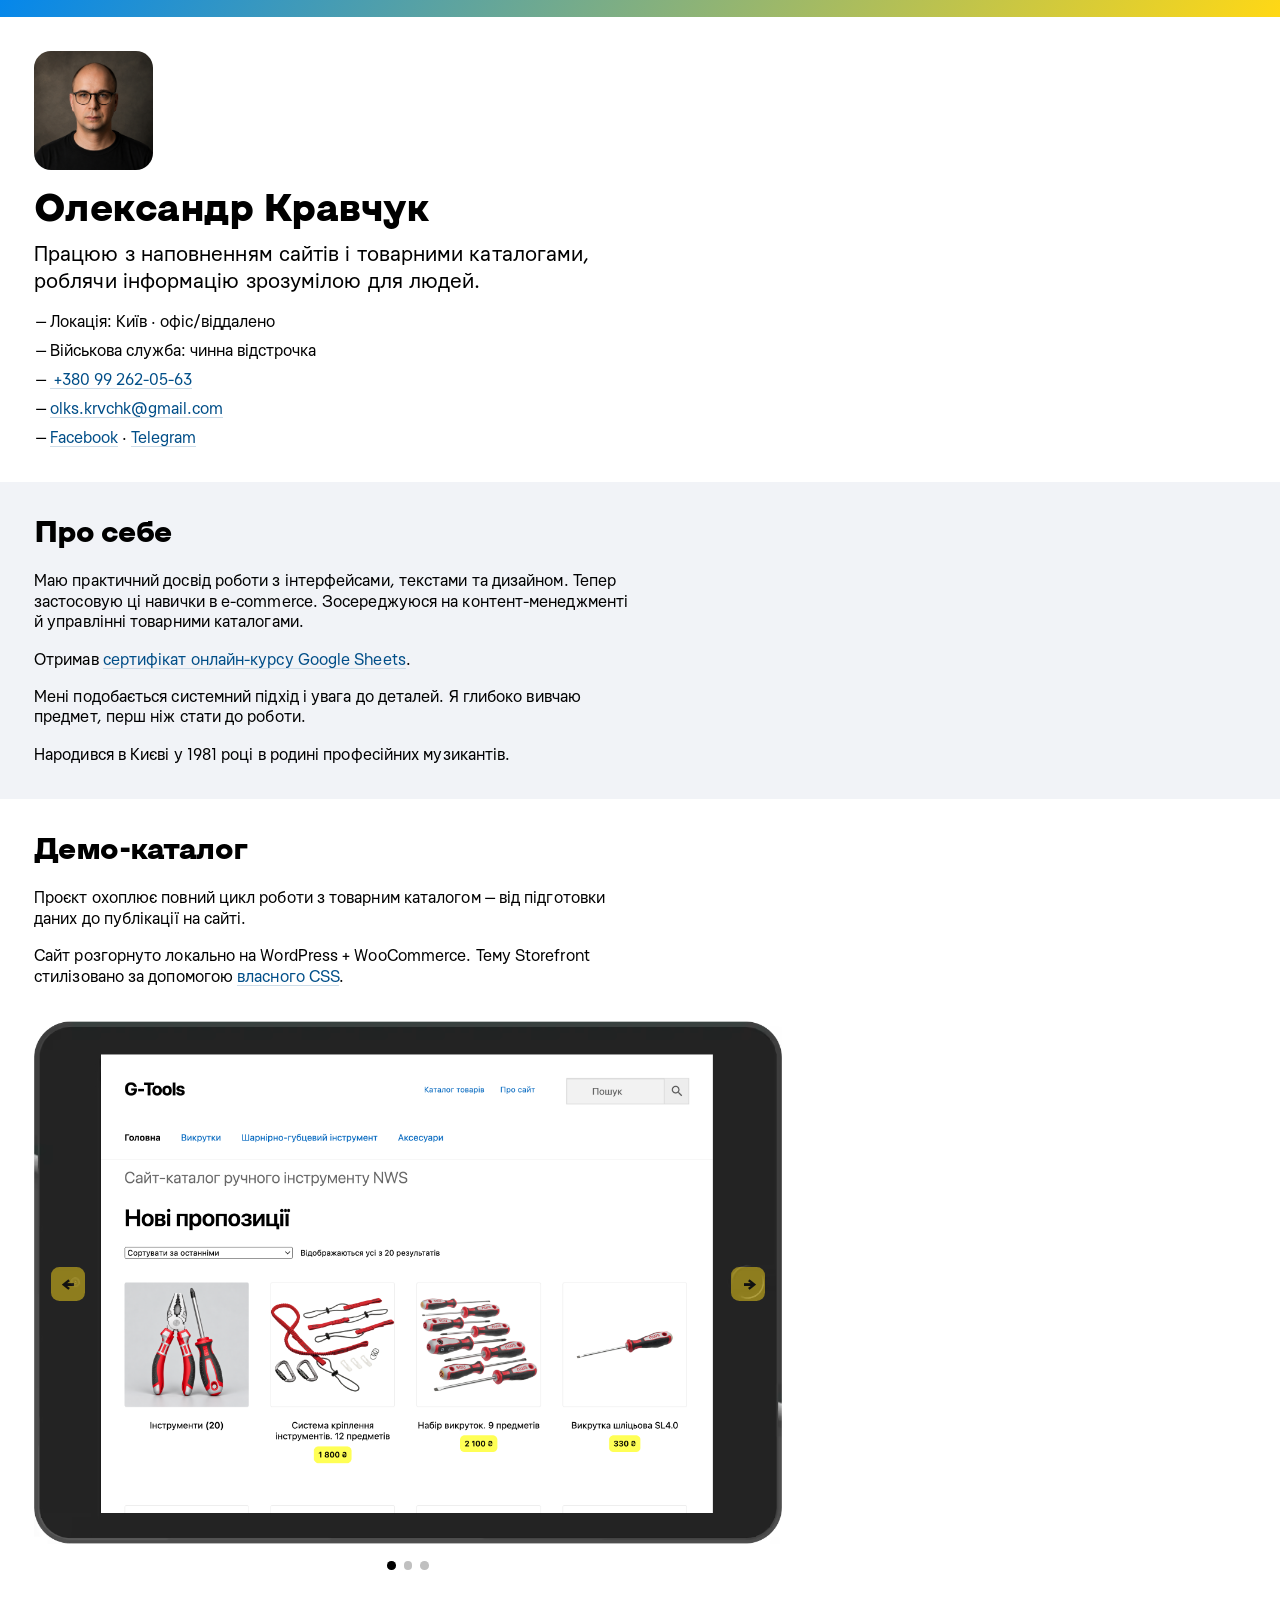
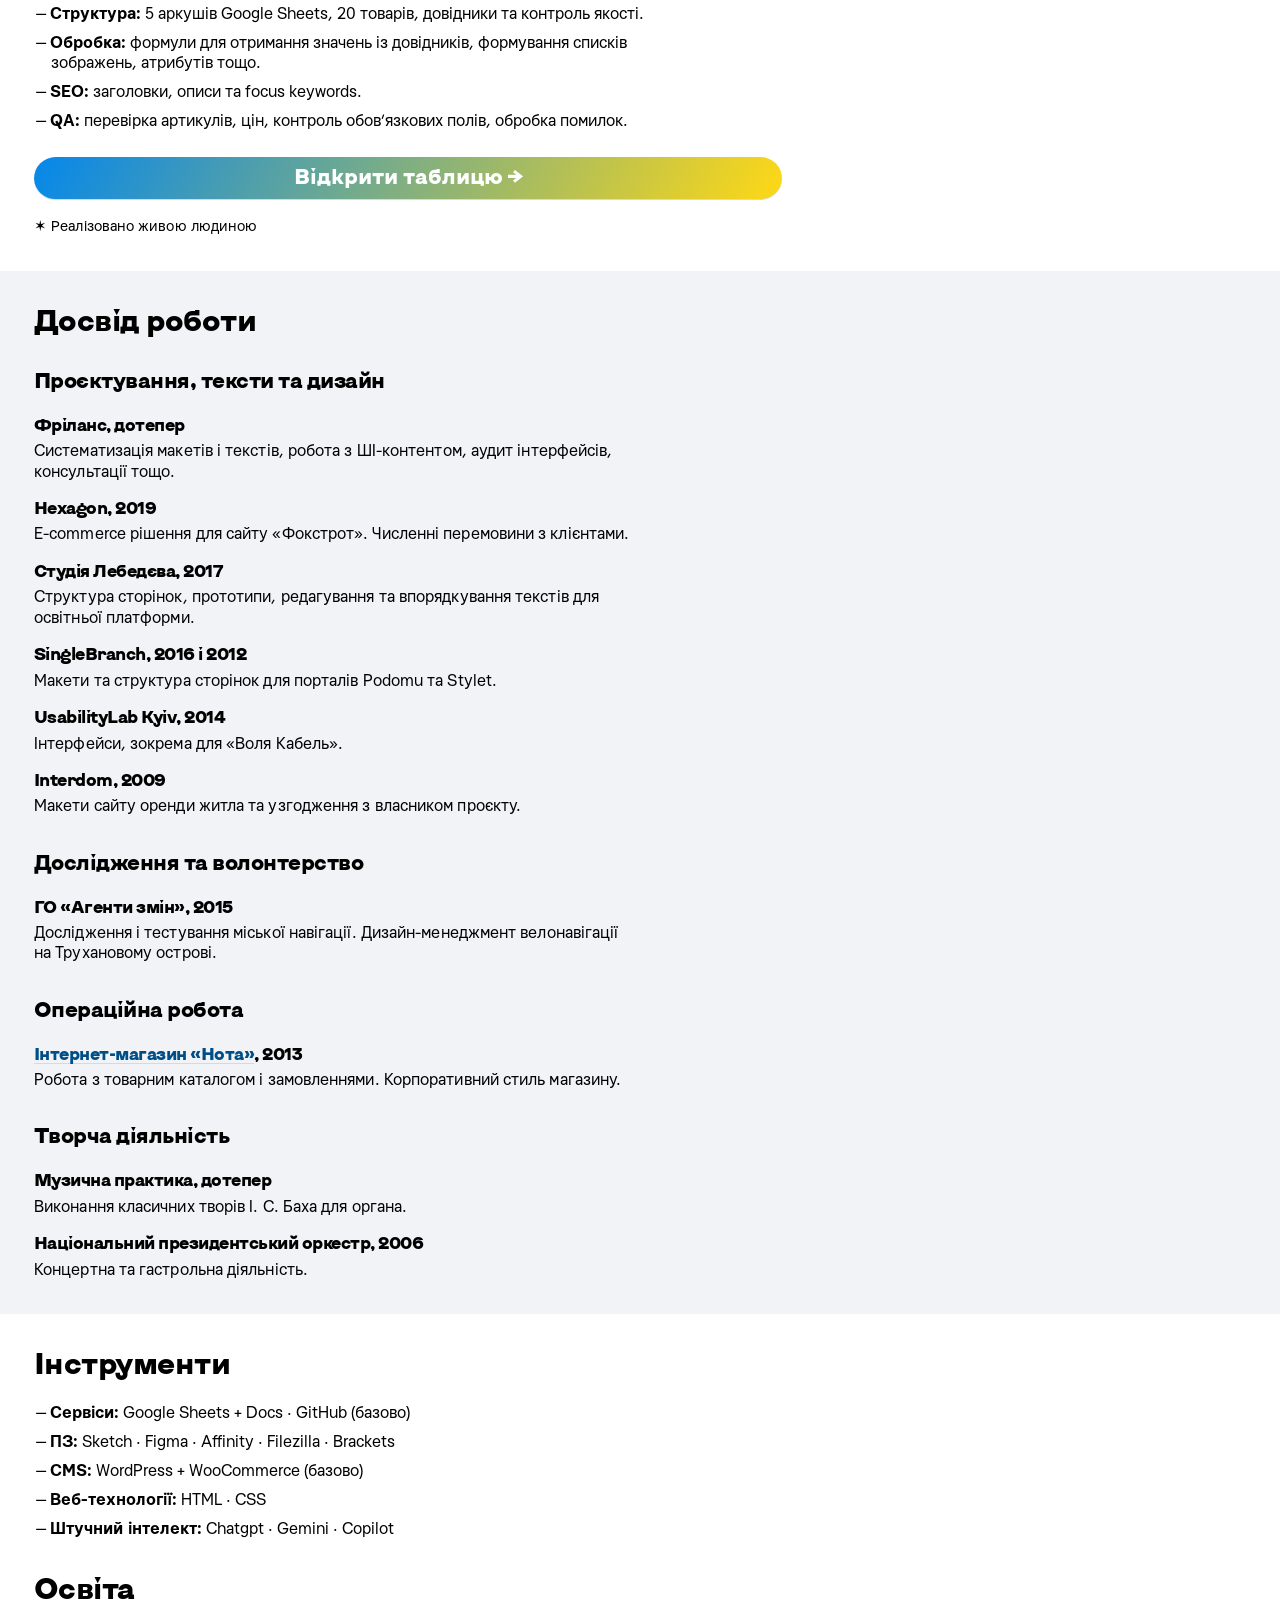
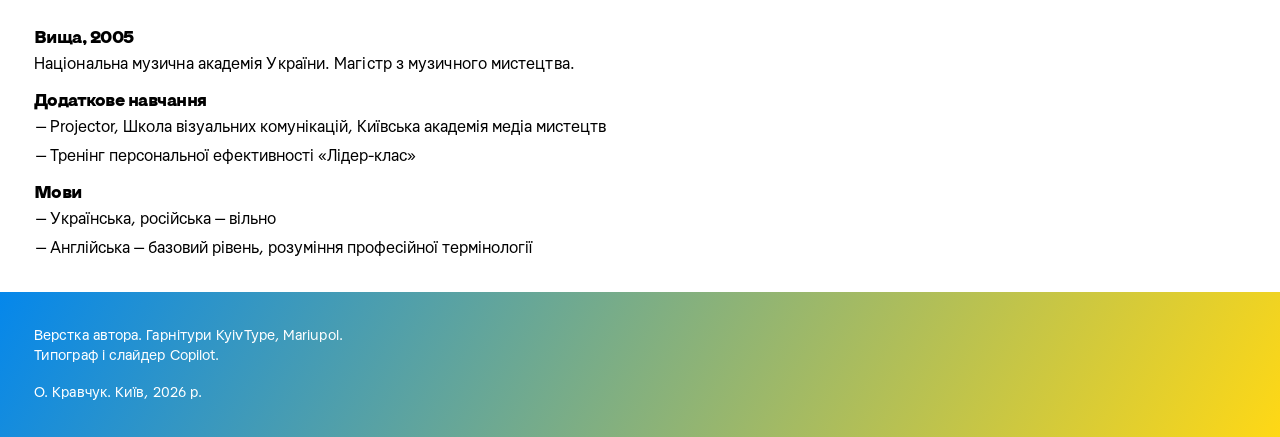
<file: index.html>
<!DOCTYPE html>
<html lang="uk" class="no-js--">
<head>
<meta charset="utf-8">
<meta name="viewport" content="width=device-width, initial-scale=1.0">
<meta name="keywords" content="">

<!-- OG -->   
<meta property="og:url" content="https://oleksakravchuk.github.io/" />
<meta property="og:type" content="website" />
<meta property="og:title" content="Олександр Кравчук" />
<meta property="og:description" content="Працюю з наповненням сайтів і товарними каталогами, роблячи інформацію зрозумілою для людей." />
<meta property="og:image" content="https://oleksakravchuk.github.io/img/ak_og_image-small.png" />
    
<!-- Meta -->   
<title>Олександр Кравчук</title>
<meta name="description" content="Працюю з наповненням сайтів і товарними каталогами, роблячи інформацію зрозумілою для людей.">
<meta name="keywords" content="Олександр Кравчук">
<link rel="icon" type="image/png" href="favicon.png?v=2506" />

<!-- Title -->   
<title>Олександр Кравчук</title>

<!-- OK Styles -->

<link rel="stylesheet" href="css/ak-normalize.css" type="text/css">
<link rel="stylesheet" href="css/ak-custom.css" type="text/css">
<link rel="stylesheet" href="css/ak-clear-rem.css" type="text/css">
<link rel="stylesheet" href="css/ak-adaptive.css" type="text/css">
<!--<link rel="stylesheet" href="css/bootstrap-icons.css" type="text/css">  -->
    
</head>

     
<body> 
       
<div class="flag-ua">
</div>
    

<div class="ak_clear_2"></div> 
    
<!-- Container --> 

<div class="container">

<div class="ok-photo"><img src="img/ok-45.png" alt="Олександр Кравчук"></div>    
<div class="ak_clear_1"></div>   
    
    
<h1 class="">Олександр Кравчук</h1>

<div class="ak_clear_1"></div>
<p class="lead">Працюю з наповненням сайтів і товарними каталогами, роблячи інформацію зрозумілою для людей.</p>
    
<div class="ak_clear_1"></div>
<ul>
    <li>Локація: Київ · офіс/віддалено</li>
    <li>Військова служба: чинна відстрочка</li>
    <li><a href="tel:+380992620563">+380 99 262-05-63</a></li>
    <li><a href="mailto:olks.krvchk@gmail.com">olks.krvchk@gmail.com</a></li>
    <li><a href="https://www.facebook.com/akrvchk">Facebook</a> · <a href="https://t.me/akrvchk">Telegram</a></li>
</ul>
    
</div><!-- / container --> 


    
<div class="ak_clear_2"></div>  
<div class="bg-fog">
<div class="ak_clear_2"></div>
    
<!-- Container --> 

<div class="container">  

<h2 class="">Про себе</h2>
<div class="ak_clear_15"></div>
    
<p>Маю практичний досвід роботи з інтерфейсами, текстами та дизайном. Тепер застосовую ці навички в e-commerce. Зосереджуюся на контент-менеджменті й управлінні товарними каталогами.</p>
    
<p>Отримав <a href="https://simpli.app.link/XIxBHPJjg6b" target="_blank">сертифікат онлайн-курсу Google Sheets</a>.</p>
    
<p>Мені подобається системний підхід і увага до деталей. Я глибоко вивчаю предмет, перш ніж стати до роботи.</p>

<p>Народився в Києві у 1981 році в родині професійних музикантів.</p>
     
</div><!-- / container --> 
    
<div class="ak_clear_2"></div>
</div><!-- / bg -->   
<div class="ak_clear_2"></div> 
    

<div class="container">
<h2>Демо-каталог</h2>
<div class="ak_clear_15"></div>
    
<p>Проєкт охоплює повний цикл роботи з товарним каталогом — від підготовки даних до публікації на сайті.</p>
<p>Сайт розгорнуто локально на WordPress + WooCommerce. Тему Storefront стилізовано за допомогою <a href="https://docs.google.com/document/d/1HLJ0mIX9fG2vpU1oZt_c95KUX0r_1UpuAnC9NJnjk74/edit?usp=sharing" target="_blank">власного CSS</a>.</p>
    
<div class="ak_clear_2"></div>
    
<!--SLIDER --> 

<div class="slider">
    <img class="slide active" src="img/demo-1.png" alt="">
    <img class="slide" src="img/demo-2.png" alt="">
    <img class="slide" src="img/demo-3.png" alt="">

    <button class="nav prev">←</button>
    <button class="nav next">→</button>

    <div class="click-left"></div>
    <div class="click-right"></div>

    <div class="dots"></div>
</div>
    
<!-- / SLIDER --> 
    
<div class="ak_clear_2"></div>

<ul>  
    <li><strong>Структура:</strong> 5 аркушів Google Sheets, 20 товарів, довідники та контроль якості.</li>
    <li><strong>Обробка:</strong> формули для отримання значень із довідників, формування списків зображень, атрибутів тощо.</li>
    <li><strong>SEO:</strong> заголовки, описи та focus keywords.</li>
    <li><strong>QA:</strong> перевірка артикулів, цін, контроль обов’язкових полів, обробка помилок.</li>
</ul>

    
<div class="ak_clear_15"></div>
    
<a href="https://docs.google.com/spreadsheets/d/14dibAJk1RQVApiyNCpjiy4kdt3GCE4KBvkuZ4FaR9Js/edit?usp=sharing" class="btn-flag btn-hero" target="_blank">Відкрити таблицю&nbsp;→</a>
    
    
<div class="ak_clear_1"></div>
    
<p class="small">✶&nbsp;Реалізовано живою людиною</p>


</div><!-- / container --> 

    
    

<div class="ak_clear_2"></div>  
<div class="bg-fog">
<div class="ak_clear_2"></div>
    
<div class="container">     
<h2>Досвід роботи</h2>
<div class="ak_clear_2"></div>

<h3>Проєктування, тексти та дизайн</h3>
<div class="ak_clear_15"></div>
    
<h4>Фріланс, дотепер</h4>
<p>Систематизація макетів і текстів, робота з ШІ-контентом, аудит інтерфейсів, консультації тощо.</p>

<div class="ak_clear_1"></div>
<h4>Hexagon, 2019</h4>
<p>E-commerce рішення для сайту «Фокстрот». Численні перемовини з клієнтами.

<div class="ak_clear_1"></div>
<h4>Студія Лебедєва, 2017</h4>
<p>Структура сторінок, прототипи, редагування та впорядкування текстів для освітньої платформи.</p>

<div class="ak_clear_1"></div>
<h4>SingleBranch, 2016 і 2012</h4>
<p>Макети та структура сторінок для порталів Podomu та Stylet.</p>

<div class="ak_clear_1"></div>
<h4>UsabilityLab Kyiv, 2014</h4>
<p>Інтерфейси, зокрема для «Воля Кабель».</p>

<div class="ak_clear_1"></div>
<h4>Interdom, 2009</h4>
<p>Макети сайту оренди житла та узгодження з власником проєкту.</p>
    
    
<div class="ak_clear_2"></div>   
<h3>Дослідження та волонтерство</h3>
<div class="ak_clear_15"></div>
    
<h4>ГО «Агенти змін», 2015</h4>
<p>Дослідження і тестування міської навігації. Дизайн-менеджмент велонавігації на Трухановому острові.</p>


<div class="ak_clear_2"></div>
<h3>Операційна робота</h3>
<div class="ak_clear_15"></div>
    
<h4><a href="https://web.archive.org/web/20120520145804/http://www.nota-shop.com/" target="_blank">Інтернет-магазин «Нота»</a>, 2013</h4>
<p>Робота з товарним каталогом і замовленнями. Корпоративний стиль магазину.</p>
 
    
<div class="ak_clear_2"></div>
<h3>Творча діяльність</h3>  
<div class="ak_clear_15"></div>
    
<h4>Музична практика, дотепер</h4>
<p>Виконання класичних творів І. С. Баха для органа.</p>
   
<div class="ak_clear_1"></div>
<h4>Національний президентський оркестр, 2006</h4>
<p>Концертна та гастрольна діяльність.</p>
      
</div><!-- / container -->
   

<div class="ak_clear_2"></div>
</div><!-- / bg -->   
<div class="ak_clear_2"></div> 
  
     
<div class="container"> 
<h2>Інструменти</h2>
<div class="ak_clear_15"></div>
<ul>
    <li><strong>Сервіси:</strong> Google Sheets + Docs · GitHub (базово)</li>
    <li><strong>ПЗ:</strong> Sketch · Figma · Affinity · Filezilla · Brackets</li>
    <li><strong>CMS:</strong> WordPress + WooCommerce (базово)</li>
    <li><strong>Веб-технології:</strong> HTML · CSS</li>
    <li><strong>Штучний інтелект:</strong> Chatgpt · Gemini · Copilot</li>
</ul>

<div class="ak_clear_2"></div>
<h2>Освіта</h2>
<div class="ak_clear_15"></div>
    
<h4>Вища, 2005</h4>
<p>Національна музична академія України. Магістр з музичного мистецтва.</p>

    
<div class="ak_clear_1"></div>
<h4>Додаткове навчання</h4>
<ul>
<li>Projector, Школа візуальних комунікацій, Київська академія медіа мистецтв</li>
<li>Тренінг персональної ефективності «Лідер-клас»</li>
</ul>
  
<div class="ak_clear_1"></div>
<h4>Мови</h4>
<ul>
<li>Українська, російська — вільно</li>
<li>Англійська — базовий рівень, розуміння професійної термінології</li>
</ul>

</div><!-- / container -->
    
    

<div class="ak_clear_2"></div>    
<div class="footer-flag-ua">
<div class="ak_clear_2"></div>  

<div class="container">

<p class="small">Верстка автора. Гарнітури KyivType, Mariupol. Типограф і слайдер Copilot.</p>
<p class="small">О. Кравчук. Київ, <span id="year"></span>&nbsp;р.</p> 
 
<div class="ak_clear_2"></div>  
</div><!-- / bg -->    
</div><!-- / container -->
    

    

<!-- JS -->
<script src="js/typograph.js" type="text/javascript"></script>
<script src="js/custom.js" type="text/javascript"></script>
<script src="js/slider.js" type="text/javascript"></script>
</body>

    
</html>
</file>
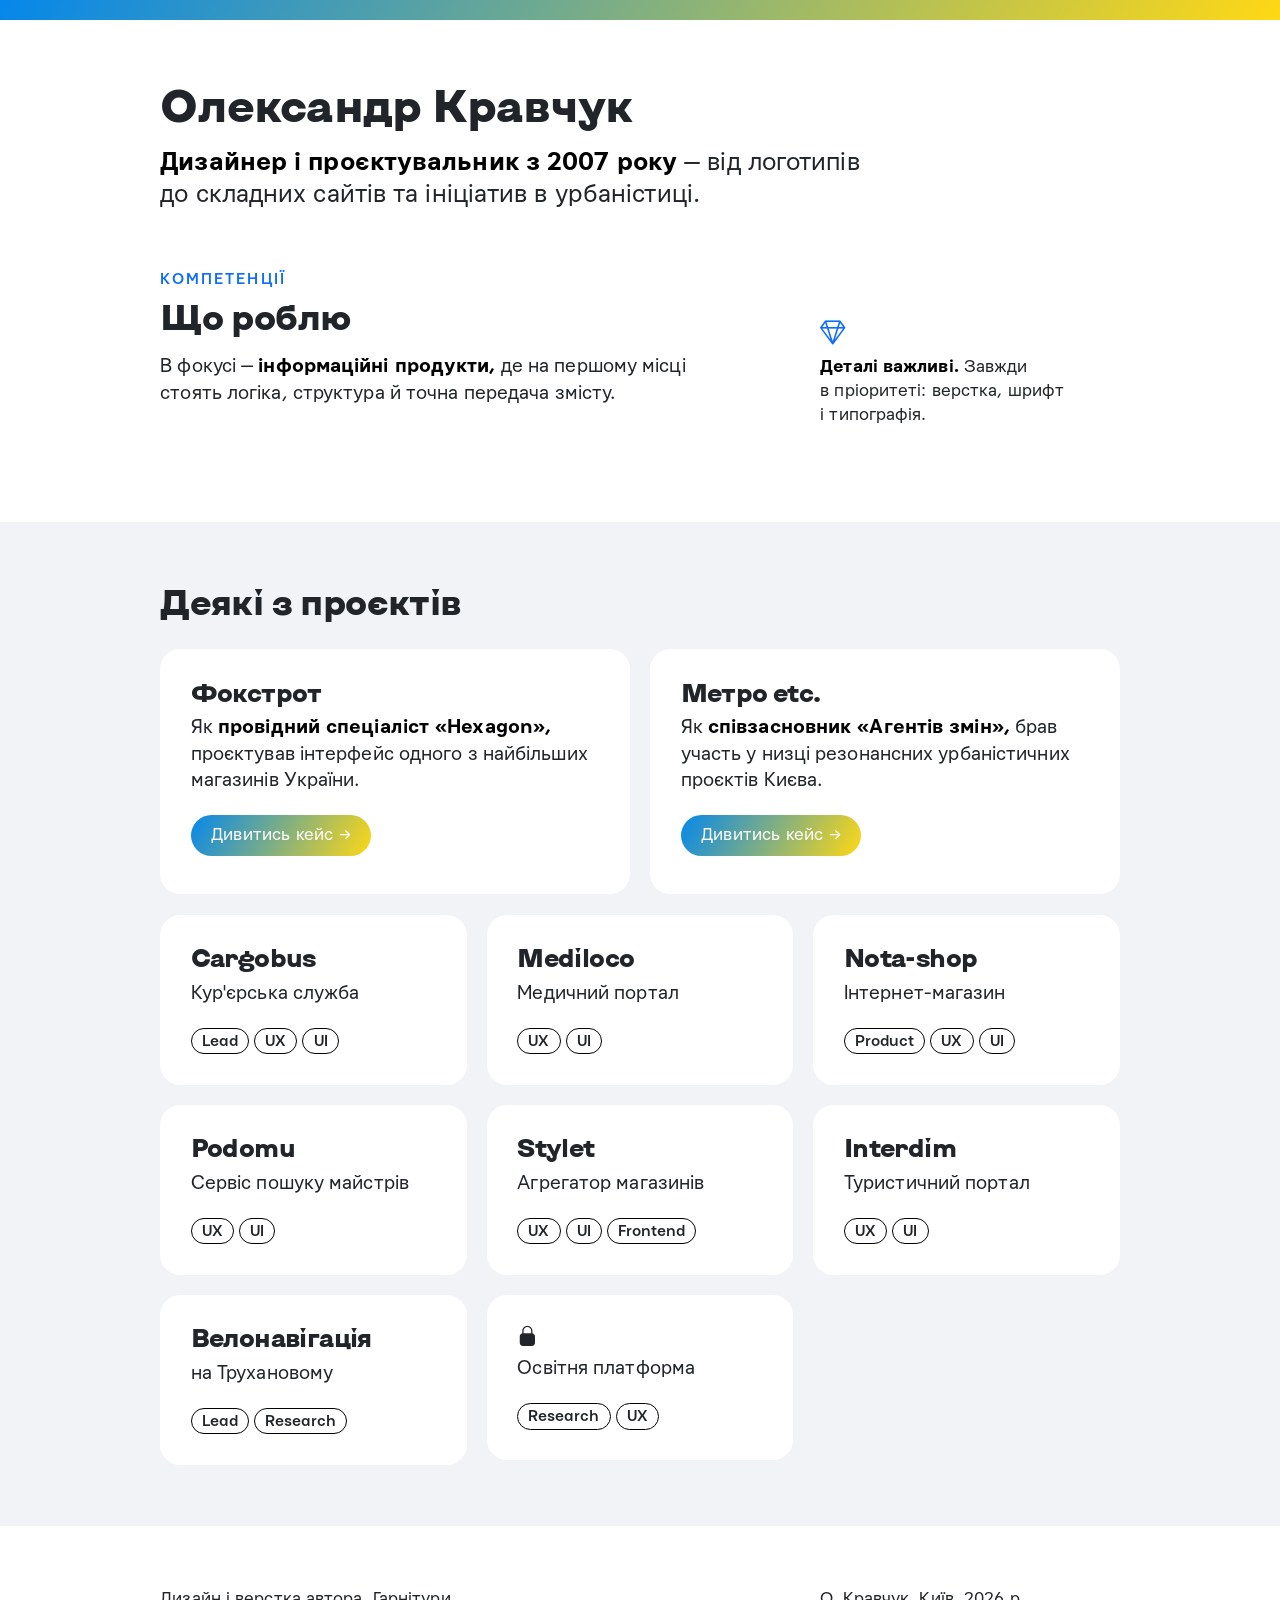
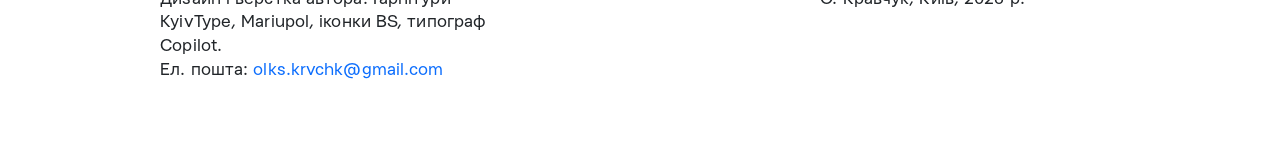
<file: __index.html>
<!DOCTYPE html>
<html lang="uk" class="no-js--">
<head>
<meta charset="utf-8">
<meta name="viewport" content="width=device-width, initial-scale=1.0">
<meta name="keywords" content="">

<!-- OG -->   
<meta property="og:url" content="https://oleksakravchuk.com/" />
<meta property="og:type" content="website" />
<meta property="og:title" content="Олександр Кравчук, дизайнер" />
<meta property="og:description" content="Професійно займаюсь проєктуванням і дизайном з 2007 року." />
<meta property="og:image" content="https://oleksakravchuk.com/img/ak_og_image-small.png" />
    
<!-- Meta -->   
<title>Олександр Кравчук, дизайнер</title>
<meta name="description" content="Професійно займаюсь проєктуванням і дизайном з 2007 року">
<meta name="keywords" content="Олександр, Кравчук, Oléksa, Kravchuk, дизайнер, designer">
<link rel="icon" type="image/png" href="favicon.png?v=2506" />

<!-- Title -->   
<title>Олександр Кравчук</title>
<meta name="description" content="Професійно займаюсь проєктуванням і дизайном з 2007 року">
<link rel="icon" type="image/png" href="favicon.png" />
    
<!-- JS -->
<!--<script src="js/jquery-1.11.0.min.js" type="text/javascript"></script>-->
<!--<script src="js/jquery-3.7.1.min.js" type="text/javascript"></script>-->
    
<!--
<script src="js/typograph.js" type="text/javascript" defer></script>
<script src="js/animation.js" type="text/javascript" defer></script>
<script src="js/custom.js" type="text/javascript" defer></script>
-->

<!-- AK Styles -->
<link rel="stylesheet" href="css/bootstrap.min.css" type="text/css">
<link rel="stylesheet" href="css/custom.css" type="text/css">
<link rel="stylesheet" href="css/custom.css" type="text/css">
<link rel="stylesheet" href="css/bootstrap-icons.css" type="text/css">  
    
    

<!-- JSON -->
<!--
<meta name="apple-mobile-web-app-capable" content="yes">
<link rel="manifest" href="manifest.json">
-->
</head>

     
<body> 
    

<div class="">   
<div class="flag-ua">
</div>
</div>
    
    
<!--
<div class="grid container g-4 d-none">
<div class="row g-4">
    <div class="col-1 col-md-1"></div>
    <div class="col-1 col-md-1"></div>
    <div class="col-1 col-md-1"></div>
    <div class="col-1 col-md-1"></div>
    <div class="col-1 col-md-1"></div>
    <div class="col-1 col-md-1"></div>    
    <div class="col-1 col-md-1"></div>
    <div class="col-1 col-md-1"></div>
    <div class="col-1 col-md-1"></div>
    <div class="col-1 col-md-1"></div>
    <div class="col-1 col-md-1"></div>
    <div class="col-1 col-md-1"></div>
</div>
</div>
-->

        

<div class="clearfix pt-5"></div> 
    
<!-- Container Main --> 

<div class="ins container animate" id="">
<h1 class="">Олександр Кравчук</h1>
    
<div class="clearfix pt-3"></div>
    
<p class="lead"><b>Дизайнер і проєктувальник з 2007 року</b> — від логотипів до складних сайтів та ініціатив в урбаністиці.</p>

    

<div class="clearfix pt-5"></div> 
<p class="title text-primary">Компетенції</p>
<div class="clearfix pt-2"></div> 
<h2 class="">Що роблю</h2>
    
<div class="clearfix pt-3"></div> 

<div class="container g-0">
<div class="row justify-content-left g-4"> 
    
<div class="col-12 col-md-8">
<p>В фокусі — <b>інформаційні продукти,</b> де на першому місці стоять логіка, структура й точна передача змісту.</p>
 


</div>
     
<div class="col-12 col-md-4"> 
    
<div class="icon-up">
<div class="h3 pb-2 text-primary"><i class="bi bi-gem"></i></div>
<p class="small"><b>Деталі важливі.</b> Завжди в пріоритеті: верстка, шрифт і типографія.</p>
</div>    
    
</div>    
    
</div><!-- / raw -->
</div><!-- / container -->
     
<div class="clearfix pt-5"></div> 

</div><!-- / ins -->
    
    
    
<div class="bg-fog">

<div class="container gx-4 animate">
<div class="clearfix pt-5"></div> 
<h2 class="">Деякі з проєктів</h2>
<div class="clearfix pt-4"></div>
</div>

<div class="container gx-4">
<div class="row justify-content-left g-3"> 

<div class="col-12 col-md-6 animate">
<div class="p-4 bg-white rounded-4">
    
<div class="">
<h3 class="">Фокстрот</h3>
<div class="clearfix pt-2"></div>
<p class="">Як <b>провідний спеціаліст «Hexagon»,</b> проєктував інтерфейс одного з найбільших магазинів України.</p>
</div>
<div class="clearfix pt-3"></div>   

<div><a href="https://hexagon.agency/ukr/work/foxtrot/" class="btn-flag btn-small-2">Дивитись кейс&nbsp;→</a></div>
</div>
</div>
    
    
<div class="col-12 col-md-6 animate">
<div class="p-4 bg-white rounded-4">
    
<div class="">
<h3>Метро etc.</h3>
<div class="clearfix pt-2"></div>
<p class="">Як <b>співзасновник «Агентів змін»,</b> брав участь у низці резонансних урбаністичних проєктів Києва.</p>
</div> 
    
<div class="clearfix pt-3"></div>   
<div><a href="http://a3.kyiv.ua/projects/metro-wayfinding/" class="btn-flag btn-small-2">Дивитись кейс&nbsp;→</a></div>
</div>
</div>
    
    
<div class="col-12 col-md-4 animate">
<div class="p-4 bg-white rounded-4">
<h3 class="mdash">Cargobus</h3>
<div class="clearfix pt-2"></div>
<p class=""> Кур'єрська служба</p>
    

<div class="pt-3">
<span class="tag-small">Lead</span>
<span class="tag-small">UX</span>
<span class="tag-small">UI</span>
</div> 
    
</div>
</div>
    
<div class="col-12 col-md-4 animate">
<div class="p-4 bg-white rounded-4">
<h3 class="mdash">Mediloco</h3>
<div class="clearfix pt-2"></div>
<p class="">Медичний портал</p>
    
<div class="pt-3">
<span class="tag-small">UX</span>
<span class="tag-small">UI</span>
</div>
    
</div>
</div>
    
<div class="col-12 col-md-4 animate">
<div class="p-4 bg-white rounded-4">
<h3 class="mdash">Nota-shop</h3>
<div class="clearfix pt-2"></div>
<p class="">Інтернет-магазин</p>
    
<div class="pt-3">
<span class="tag-small">Product</span>
<span class="tag-small">UX</span>
<span class="tag-small">UI</span>
</div> 

</div>
</div> 
    
<div class="col-12 col-md-4 animate">
<div class="p-4 bg-white rounded-4">
<h3 class="mdash">Podomu</h3>
<div class="clearfix pt-2"></div>
<p class="">Сервіс пошуку майстрів</p>
    
<div class="pt-3">
<span class="tag-small">UX</span>
<span class="tag-small">UI</span>
</div> 

</div>
</div> 

  
<div class="col-12 col-md-4 animate">
<div class="p-4 bg-white rounded-4">
<h3 class="mdash">Stylet</h3>
<div class="clearfix pt-2"></div>
<p class="">Агрегатор магазинів</p>
    
<div class="pt-3">
<span class="tag-small">UX</span>
<span class="tag-small">UI</span>
<span class="tag-small">Frontend</span>
</div> 

</div>
</div>
    
    
<div class="col-12 col-md-4 animate">
<div class="p-4 bg-white rounded-4">
<h3 class="mdash">Interdim</h3>
<div class="clearfix pt-2"></div>
<p class="">Туристичний портал</p>
    
<div class="pt-3">
<span class="tag-small">UX</span>
<span class="tag-small">UI</span>
</div> 

</div>
</div> 
    
      
<div class="col-12 col-md-4 animate">
<div class="p-4 bg-white rounded-4">
<h3 class="mdash">Велонавігація</h3>
<div class="clearfix pt-2"></div>
<p class="">на Трухановому</p>
    
<div class="pt-3">
<span class="tag-small">Lead</span>
<span class="tag-small">Research</span>
</div> 

</div>
</div>
      
<div class="col-12 col-md-4 animate">
<div class="p-4 bg-white rounded-4">
<h4><i class="bi bi-lock-fill"></i></h4>
<div class="clearfix pt-2"></div>
<p class="">Освітня платформа</p>
    
<div class="pt-3">
<span class="tag-small">Research</span>
<span class="tag-small">UX</span>
</div> 

</div>
</div>
    

</div><!-- / raw -->
</div><!-- / container -->
    

<div class="clearfix pt-5"></div>    
    
</div><!-- / bg -->


<div class="clearfix pt-5"></div>



    

      

<div class="container gx-4 animate">
<div class="row justify-content-left gx-4 gy-2">
    
<div class="col-12 col-md-8">
<p class="small">Дизайн і верстка автора. Гарнітури KyivType, Mariupol, іконки BS, типограф Copilot.</p>
</div>
     
<div class="col-12 col-md-4"> 
<p class="small">О. Кравчук, Київ, <span id="year"></span>&nbsp;р.</p> 
</div>    

<div class="container ins">
<p class="small">Ел. пошта: <a href="mailto:olks.krvchk@gmail.com" class="">olks.krvchk@gmail.com</a></p>
</div>

</div><!-- / raw -->
</div><!-- / container -->
    
    
<div class="clearfix pt-5"></div>
    

<!-- JS -->
<script src="js/typograph.js" type="text/javascript"></script>
<!--<script src="js/animation-6.js" type="text/javascript"></script>-->
<script src="js/custom.js" type="text/javascript"></script>
<!--<script src="js/bootstrap.min.js"></script>-->
</body>

    
</html>
</file>
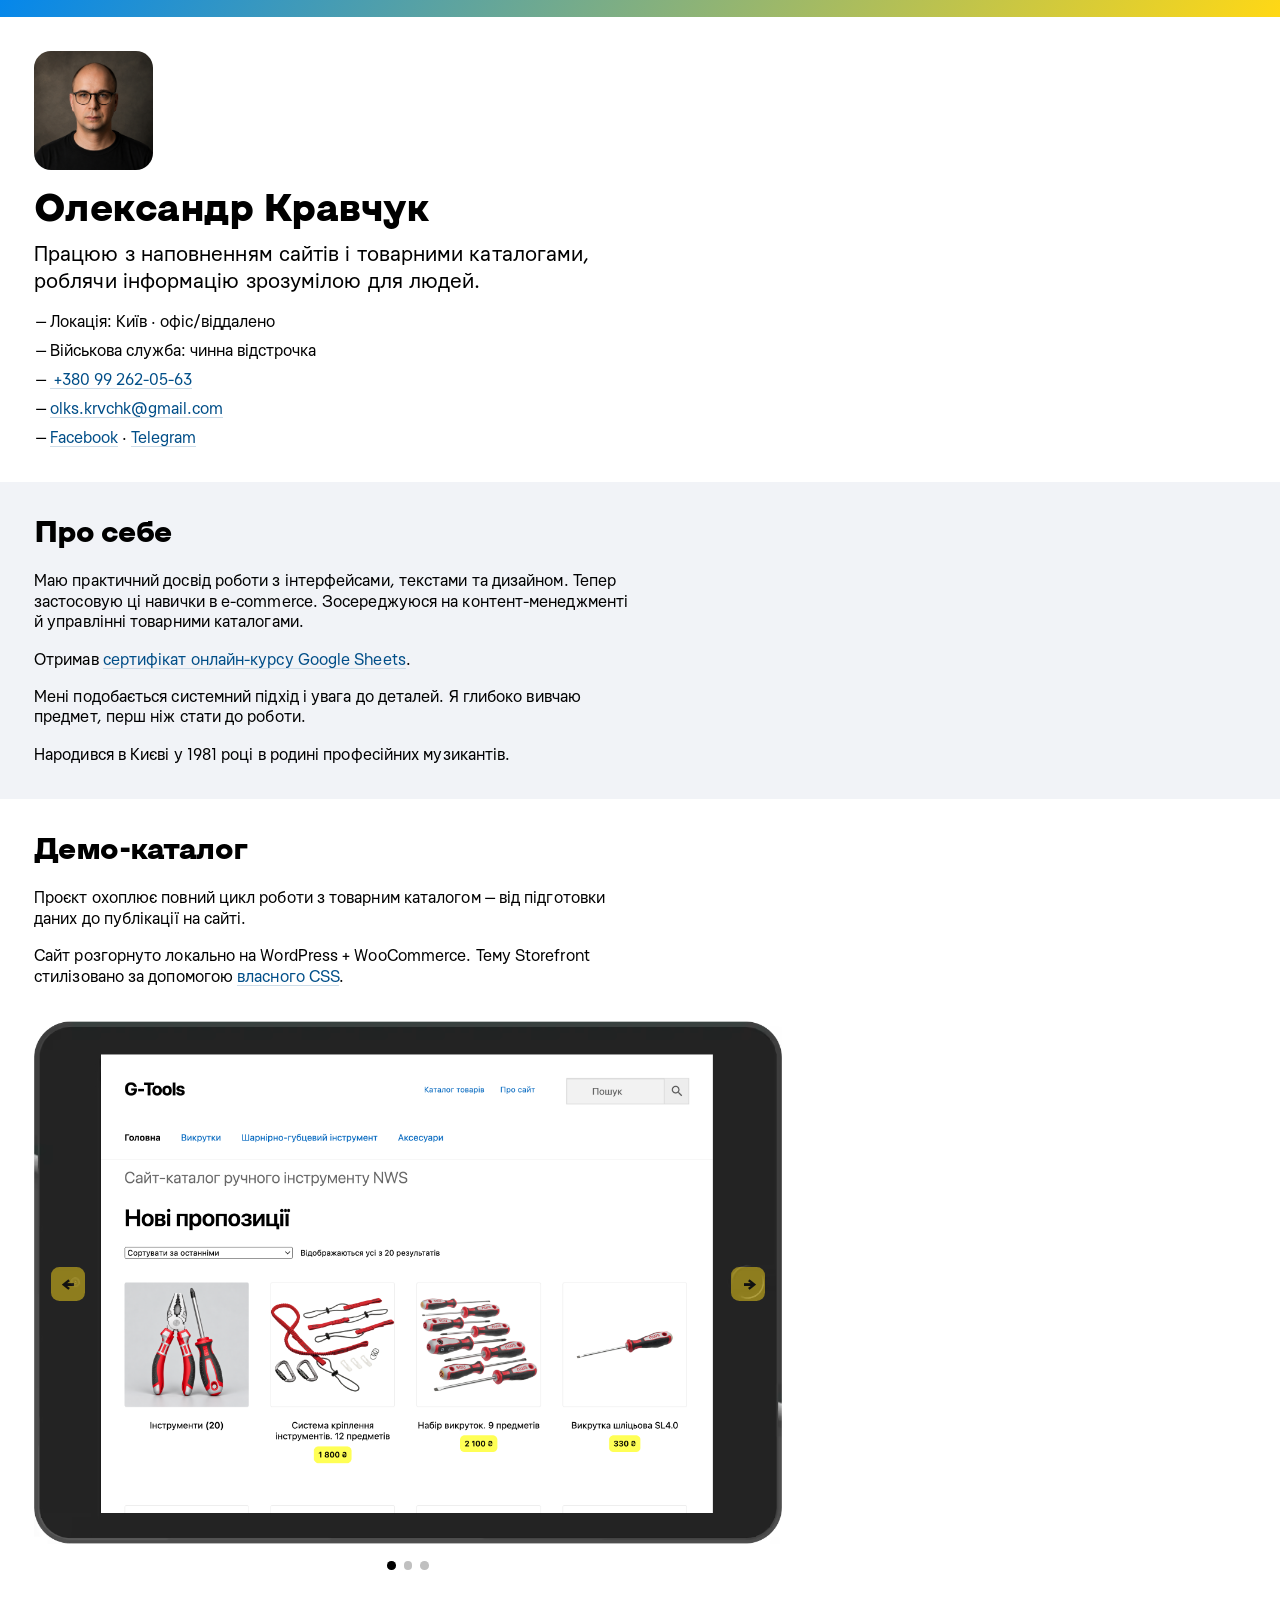
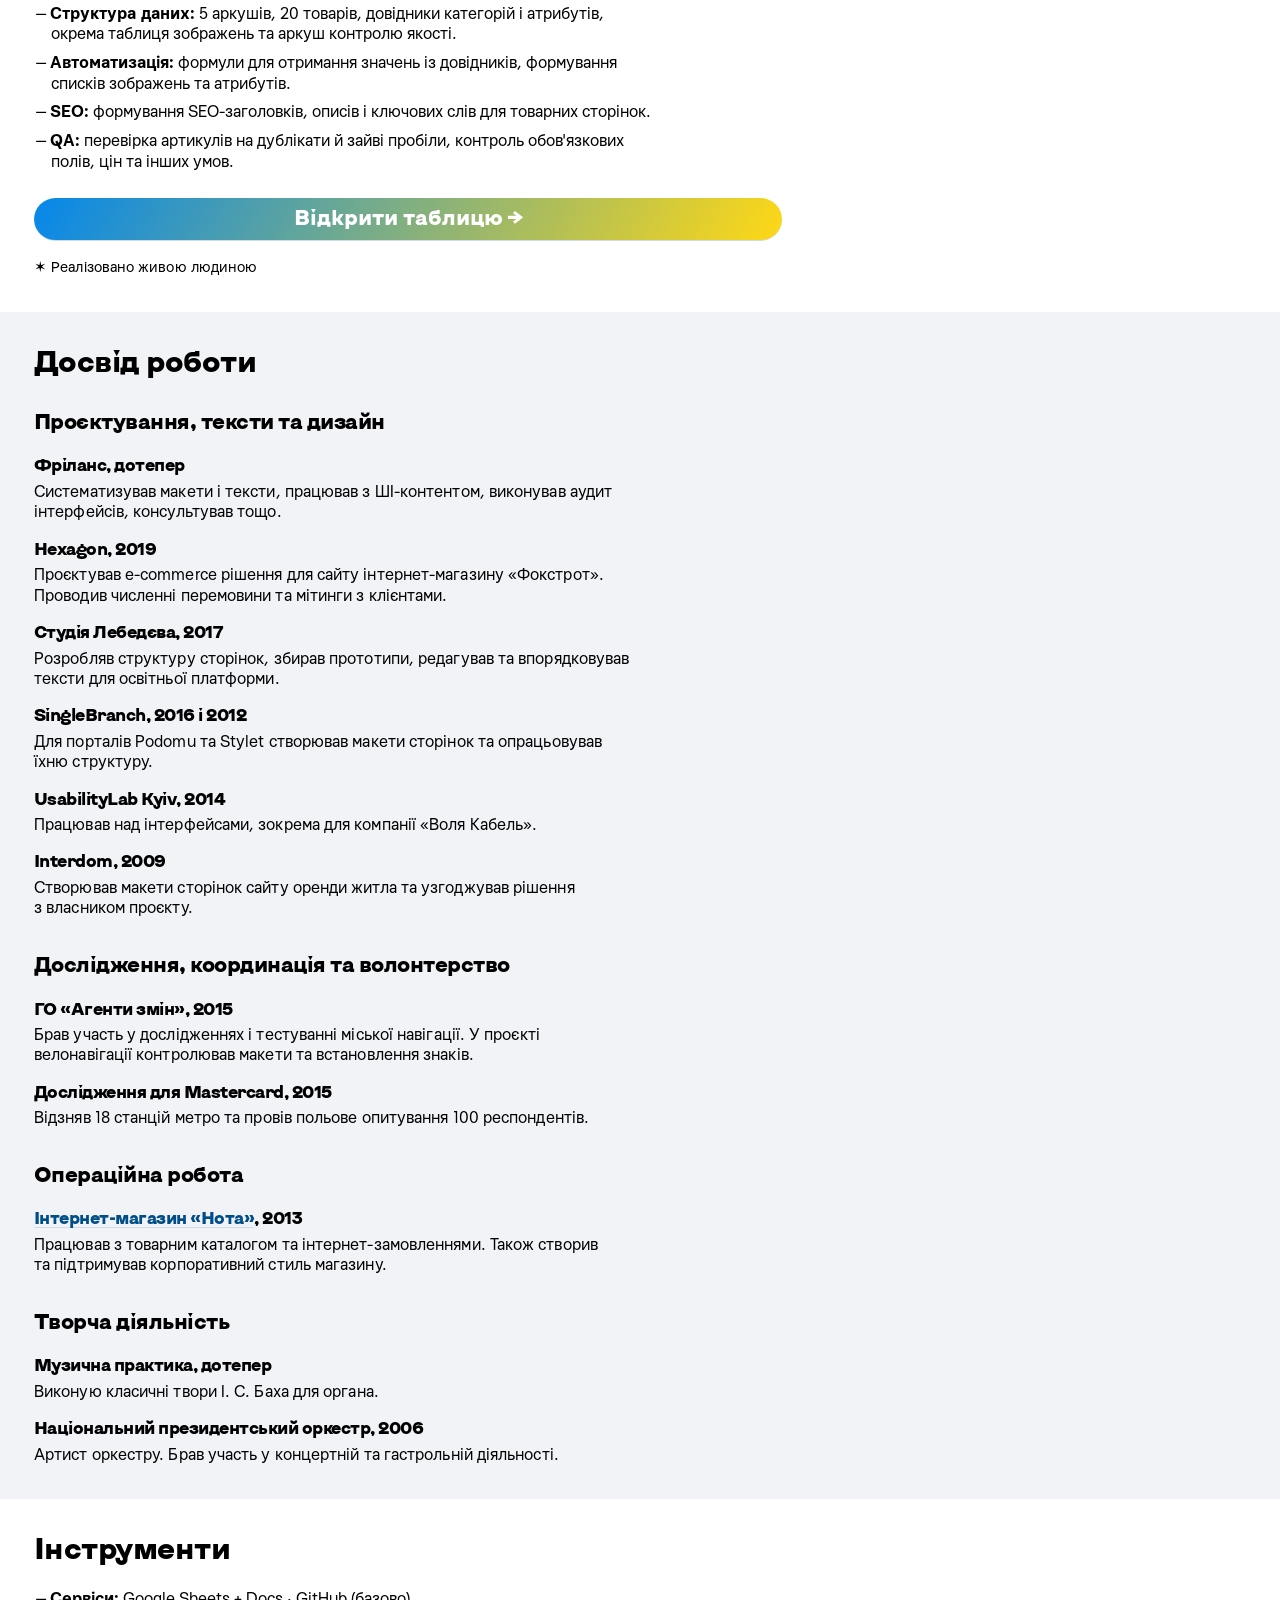
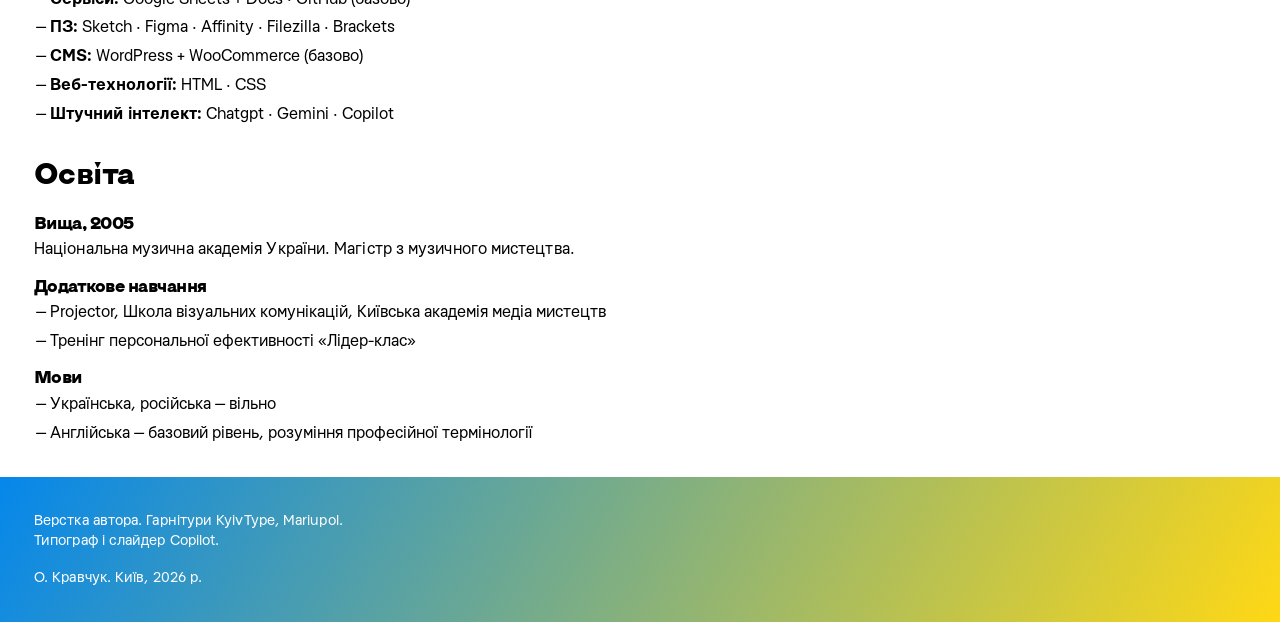
<file: index-LONG.html>
<!DOCTYPE html>
<html lang="uk" class="no-js--">
<head>
<meta charset="utf-8">
<meta name="viewport" content="width=device-width, initial-scale=1.0">
<meta name="keywords" content="">

<!-- OG -->   
<meta property="og:url" content="https://oleksakravchuk.github.io/" />
<meta property="og:type" content="website" />
<meta property="og:title" content="Олександр Кравчук" />
<meta property="og:description" content="Працюю з наповненням сайтів і товарними каталогами, роблячи інформацію зрозумілою для людей." />
<meta property="og:image" content="https://oleksakravchuk.github.io/img/ak_og_image-small.png" />
    
<!-- Meta -->   
<title>Олександр Кравчук</title>
<meta name="description" content="Працюю з наповненням сайтів і товарними каталогами, роблячи інформацію зрозумілою для людей.">
<meta name="keywords" content="Олександр Кравчук">
<link rel="icon" type="image/png" href="favicon.png?v=2506" />

<!-- Title -->   
<title>Олександр Кравчук</title>

<!-- OK Styles -->

<link rel="stylesheet" href="css/ak-normalize.css" type="text/css">
<link rel="stylesheet" href="css/ak-custom.css" type="text/css">
<link rel="stylesheet" href="css/ak-clear-rem.css" type="text/css">
<link rel="stylesheet" href="css/ak-adaptive.css" type="text/css">
<!--<link rel="stylesheet" href="css/bootstrap-icons.css" type="text/css">  -->
    
</head>

     
<body> 
       
<div class="flag-ua">
</div>
    

<div class="ak_clear_2"></div> 
    
<!-- Container --> 

<div class="container">

<div class="ok-photo"><img src="img/ok-45.png" alt="Олександр Кравчук"></div>    
<div class="ak_clear_1"></div>   
    
    
<h1 class="">Олександр Кравчук</h1>

<div class="ak_clear_1"></div>
<p class="lead">Працюю з наповненням сайтів і товарними каталогами, роблячи інформацію зрозумілою для людей.</p>
    
<div class="ak_clear_1"></div>
<ul>
    <li>Локація: Київ · офіс/віддалено</li>
    <li>Військова служба: чинна відстрочка</li>
    <li><a href="tel:+380992620563">+380 99 262-05-63</a></li>
    <li><a href="mailto:olks.krvchk@gmail.com">olks.krvchk@gmail.com</a></li>
    <li><a href="https://www.facebook.com/akrvchk">Facebook</a> · <a href="https://t.me/akrvchk">Telegram</a></li>
</ul>
    
</div><!-- / container --> 


    
<div class="ak_clear_2"></div>  
<div class="bg-fog">
<div class="ak_clear_2"></div>
    
<!-- Container --> 

<div class="container">  

<h2 class="">Про себе</h2>
<div class="ak_clear_15"></div>
    
<p>Маю практичний досвід роботи з інтерфейсами, текстами та дизайном. Тепер застосовую ці навички в e-commerce. Зосереджуюся на контент-менеджменті й управлінні товарними каталогами.</p>
    
<p>Отримав <a href="https://simpli.app.link/XIxBHPJjg6b" target="_blank">сертифікат онлайн-курсу Google Sheets</a>.</p>
    
<p>Мені подобається системний підхід і увага до деталей. Я глибоко вивчаю предмет, перш ніж стати до роботи.</p>

<p>Народився в Києві у 1981 році в родині професійних музикантів.</p>
     
</div><!-- / container --> 
    
<div class="ak_clear_2"></div>
</div><!-- / bg -->   
<div class="ak_clear_2"></div> 
    

<div class="container">
<h2>Демо-каталог</h2>
<div class="ak_clear_15"></div>
    
<p>Проєкт охоплює повний цикл роботи з товарним каталогом — від підготовки даних до публікації на сайті.</p>
<p>Сайт розгорнуто локально на WordPress + WooCommerce. Тему Storefront стилізовано за допомогою <a href="https://docs.google.com/document/d/1HLJ0mIX9fG2vpU1oZt_c95KUX0r_1UpuAnC9NJnjk74/edit?usp=sharing" target="_blank">власного CSS</a>.</p>
    
<div class="ak_clear_2"></div>
    
<!--SLIDER --> 

<div class="slider">
    <img class="slide active" src="img/demo-1.png" alt="">
    <img class="slide" src="img/demo-2.png" alt="">
    <img class="slide" src="img/demo-3.png" alt="">

    <button class="nav prev">←</button>
    <button class="nav next">→</button>

    <div class="click-left"></div>
    <div class="click-right"></div>

    <div class="dots"></div>
</div>
    
<!-- / SLIDER --> 
    
<div class="ak_clear_2"></div>
    
<ul>  
    <li><strong>Структура даних:</strong> 5 аркушів, 20 товарів, довідники категорій і атрибутів, окрема таблиця зображень та аркуш контролю якості.</li>
    <li><strong>Автоматизація:</strong> формули для отримання значень із довідників, формування списків зображень та атрибутів.</li>
    <li><strong>SEO:</strong> формування SEO-заголовків, описів і ключових слів для товарних сторінок.</li>
    <li><strong>QA:</strong> перевірка артикулів на дублікати й зайві пробіли, контроль обов'язкових полів, цін та інших умов.</li>
</ul>
    
<div class="ak_clear_15"></div>
    
<a href="https://docs.google.com/spreadsheets/d/14dibAJk1RQVApiyNCpjiy4kdt3GCE4KBvkuZ4FaR9Js/edit?usp=sharing" class="btn-flag btn-hero" target="_blank">Відкрити таблицю&nbsp;→</a>
    
    
<div class="ak_clear_1"></div>
    
<p class="small">✶&nbsp;Реалізовано живою людиною</p>


</div><!-- / container --> 

    
    

<div class="ak_clear_2"></div>  
<div class="bg-fog">
<div class="ak_clear_2"></div>
    
<div class="container">     
<h2>Досвід роботи</h2>
<div class="ak_clear_2"></div>

<h3>Проєктування, тексти та дизайн</h3>
<div class="ak_clear_15"></div>
    
<h4>Фріланс, дотепер</h4>
<p>Систематизував макети і тексти, працював з ШІ-контентом, виконував аудит інтерфейсів, консультував тощо.</p>

<div class="ak_clear_1"></div>
<h4>Hexagon, 2019</h4>
<p>Проєктував e-commerce рішення для сайту інтернет-магазину «Фокстрот». Проводив численні перемовини та мітинги з клієнтами.

<div class="ak_clear_1"></div>
<h4>Студія Лебедєва, 2017</h4>
<p>Розробляв структуру сторінок, збирав прототипи, редагував та впорядковував тексти для освітньої платформи.</p>

<div class="ak_clear_1"></div>
<h4>SingleBranch, 2016 і 2012</h4>
<p>Для порталів Podomu та Stylet створював макети сторінок та опрацьовував їхню структуру.</p>

<div class="ak_clear_1"></div>
<h4>UsabilityLab Kyiv, 2014</h4>
<p>Працював над інтерфейсами, зокрема для компанії «Воля Кабель».</p>

<div class="ak_clear_1"></div>
<h4>Interdom, 2009</h4>
<p>Створював макети сторінок сайту оренди житла та узгоджував рішення з власником проєкту.</p>
    
    
<div class="ak_clear_2"></div>   
<h3>Дослідження, координація та волонтерство</h3>
<div class="ak_clear_15"></div>
    
<h4>ГО «Агенти змін», 2015</h4>
<p>Брав участь у дослідженнях і тестуванні міської навігації. У проєкті велонавігації контролював макети та встановлення знаків.</p>

<div class="ak_clear_1"></div>
<h4>Дослідження для Mastercard, 2015</h4>
<p>Відзняв 18&nbsp;станцій метро та провів польове опитування 100&nbsp;респондентів.</p>

<div class="ak_clear_2"></div>
<h3>Операційна робота</h3>
<div class="ak_clear_15"></div>
    
<h4><a href="https://web.archive.org/web/20120520145804/http://www.nota-shop.com/" target="_blank">Інтернет-магазин «Нота»</a>, 2013</h4>
<p>Працював з товарним каталогом та інтернет-замовленнями. Також створив та підтримував корпоративний стиль магазину.</p>
  
    
    
<div class="ak_clear_2"></div>
<h3>Творча діяльність</h3>  
<div class="ak_clear_15"></div>
    
<h4>Музична практика, дотепер</h4>
<p>Виконую класичні твори І. С. Баха для органа.</p>
   
<div class="ak_clear_1"></div>
<h4>Національний президентський оркестр, 2006</h4>
<p>Артист оркестру. Брав участь у концертній та гастрольній діяльності.</p>
      
</div><!-- / container -->
   

<div class="ak_clear_2"></div>
</div><!-- / bg -->   
<div class="ak_clear_2"></div> 
  
     
<div class="container"> 
<h2>Інструменти</h2>
<div class="ak_clear_15"></div>
<ul>
    <li><strong>Сервіси:</strong> Google Sheets + Docs · GitHub (базово)</li>
    <li><strong>ПЗ:</strong> Sketch · Figma · Affinity · Filezilla · Brackets</li>
    <li><strong>CMS:</strong> WordPress + WooCommerce (базово)</li>
    <li><strong>Веб-технології:</strong> HTML · CSS</li>
    <li><strong>Штучний інтелект:</strong> Chatgpt · Gemini · Copilot</li>
</ul>

<div class="ak_clear_2"></div>
<h2>Освіта</h2>
<div class="ak_clear_15"></div>
    
<h4>Вища, 2005</h4>
<p>Національна музична академія України. Магістр з музичного мистецтва.</p>

    
<div class="ak_clear_1"></div>
<h4>Додаткове навчання</h4>
<ul>
<li>Projector, Школа візуальних комунікацій, Київська академія медіа мистецтв</li>
<li>Тренінг персональної ефективності «Лідер-клас»</li>
</ul>
  
<div class="ak_clear_1"></div>
<h4>Мови</h4>
<ul>
<li>Українська, російська — вільно</li>
<li>Англійська — базовий рівень, розуміння професійної термінології</li>
</ul>

</div><!-- / container -->
    
    

<div class="ak_clear_2"></div>    
<div class="footer-flag-ua">
<div class="ak_clear_2"></div>  

<div class="container">

<p class="small">Верстка автора. Гарнітури KyivType, Mariupol. Типограф і слайдер Copilot.</p>
<p class="small">О. Кравчук. Київ, <span id="year"></span>&nbsp;р.</p> 
 
<div class="ak_clear_2"></div>  
</div><!-- / bg -->    
</div><!-- / container -->
    

    

<!-- JS -->
<script src="js/typograph.js" type="text/javascript"></script>
<script src="js/custom.js" type="text/javascript"></script>
<script src="js/slider.js" type="text/javascript"></script>
</body>

    
</html>
</file>
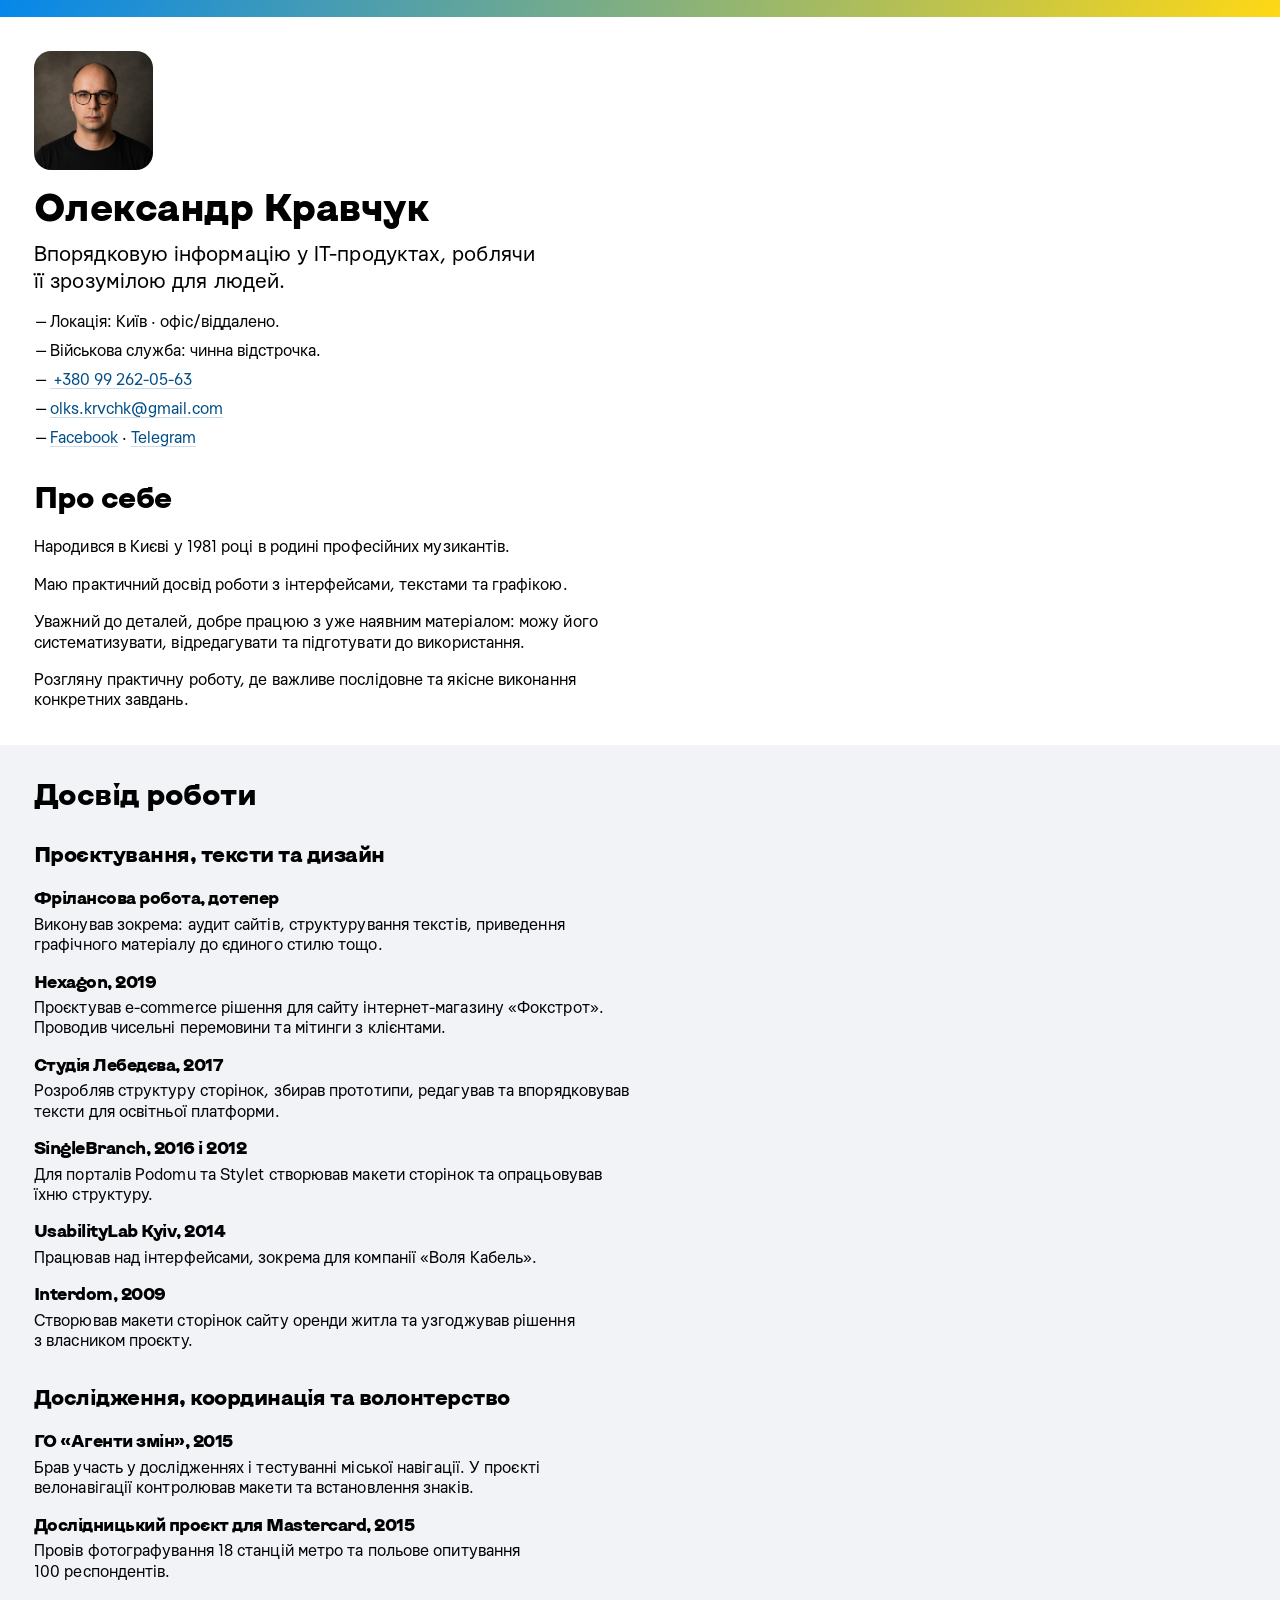
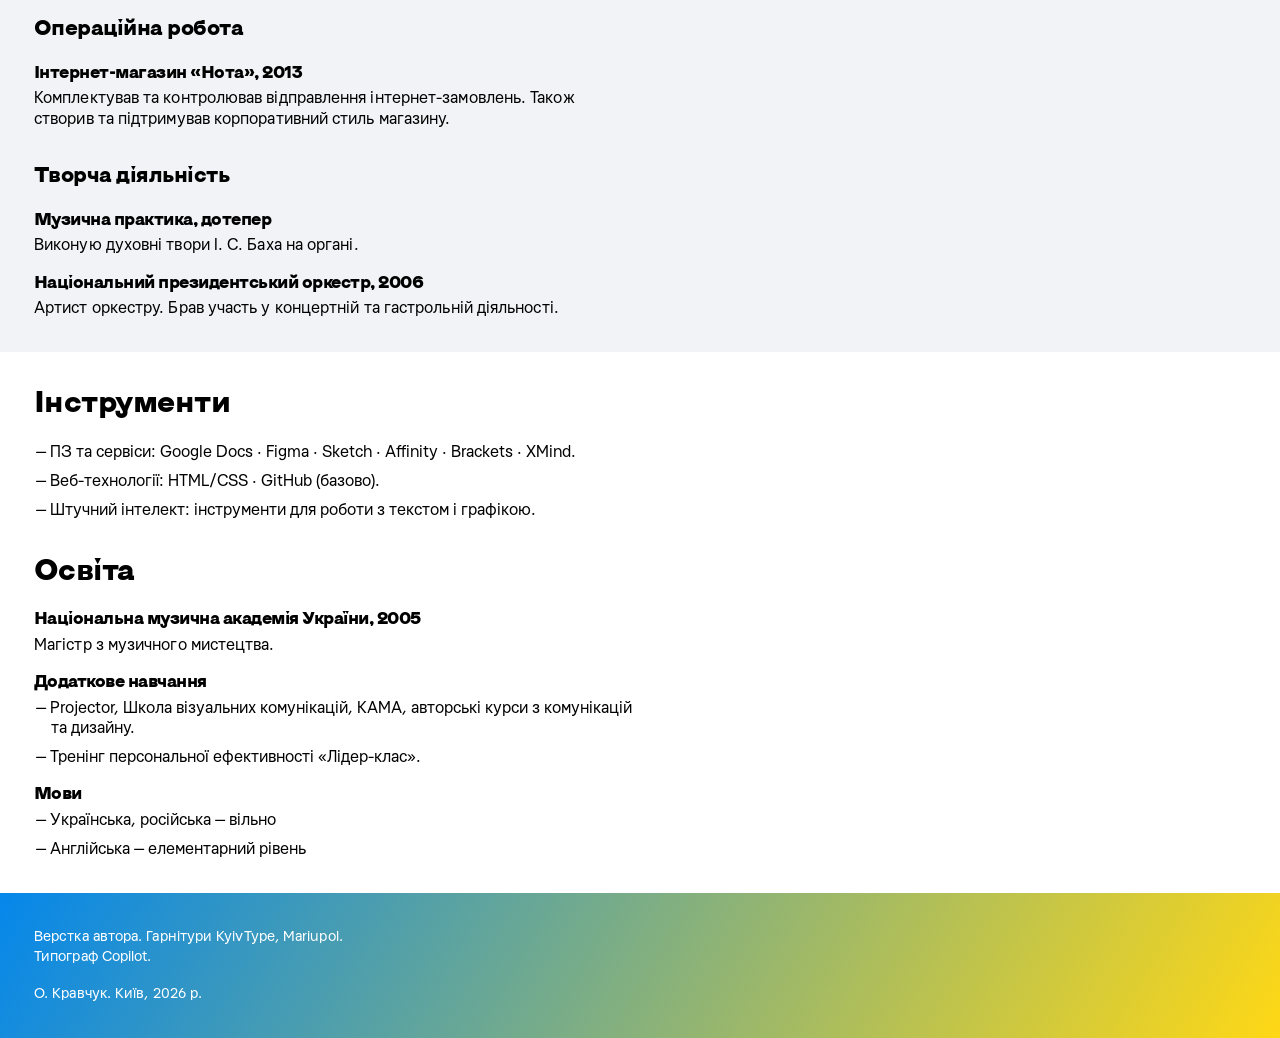
<file: index-SRC.html>
<!DOCTYPE html>
<html lang="uk" class="no-js--">
<head>
<meta charset="utf-8">
<meta name="viewport" content="width=device-width, initial-scale=1.0">
<meta name="keywords" content="">

<!-- OG -->   
<meta property="og:url" content="https://oleksakravchuk.github.io/" />
<meta property="og:type" content="website" />
<meta property="og:title" content="Олександр Кравчук" />
<meta property="og:description" content="Впорядковую інформацію у IT-продуктах, роблячи її зрозумілою для людей." />
<meta property="og:image" content="https://oleksakravchuk.github.io/img/ak_og_image-small.png" />
    
<!-- Meta -->   
<title>Олександр Кравчук</title>
<meta name="description" content="Впорядковую інформацію у IT-продуктах, роблячи її зрозумілою для людей.">
<meta name="keywords" content="Олександр, Кравчук">
<link rel="icon" type="image/png" href="favicon.png?v=2506" />

<!-- Title -->   
<title>Олександр Кравчук</title>
<meta name="description" content="Впорядковую інформацію у IT-продуктах, роблячи її зрозумілою для людей.">
<link rel="icon" type="image/png" href="favicon.png" />


<!-- OK Styles -->

<link rel="stylesheet" href="css/ak-normalize.css" type="text/css">
<link rel="stylesheet" href="css/ak-custom.css" type="text/css">
<link rel="stylesheet" href="css/ak-clear-rem.css" type="text/css">
<link rel="stylesheet" href="css/ak-adaptive.css" type="text/css">
<!--<link rel="stylesheet" href="css/bootstrap-icons.css" type="text/css">  -->
    
</head>

     
<body> 
       
<div class="flag-ua">
</div>
    

<div class="ak_clear_2"></div> 
    
<!-- Container --> 

<div class="container">

<div class="ok-photo"><img src="img/ok-45.png" alt="Олександр Кравчук"></div>    
<div class="ak_clear_1"></div>   
    
    
<h1 class="">Олександр Кравчук</h1>

<div class="ak_clear_1"></div>
<p class="lead">Впорядковую інформацію у IT-продуктах, роблячи її зрозумілою для людей.</p>
    
<div class="ak_clear_1"></div>
<ul>
    <li>Локація: Київ · офіс/віддалено.</li>
    <li>Військова служба: чинна відстрочка.</li>
    <li><a href="tel:+380992620563">+380 99 262-05-63</a></li>
    <li><a href="mailto:olks.krvchk@gmail.com">olks.krvchk@gmail.com</a></li>
    <li><a href="https://www.facebook.com/akrvchk">Facebook</a> · <a href="https://t.me/akrvchk">Telegram</a></li>
</ul>


<div class="ak_clear_2"></div> 
<h2 class="">Про себе</h2>
<div class="ak_clear_15"></div>
    
<p>Народився в Києві у 1981 році в родині професійних музикантів.</p>
<p>Маю практичний досвід роботи з інтерфейсами, текстами та графікою.</p>
<p>Уважний до деталей, добре працюю з уже наявним матеріалом: можу його систематизувати, відредагувати та підготувати до використання.</p>
<p>Розгляну практичну роботу, де важливе послідовне та якісне виконання конкретних завдань.</p>
     
</div><!-- / container -->    
    
    
<div class="ak_clear_2"></div>  
<div class="bg-fog">
<div class="ak_clear_2"></div>
    
<div class="container">     
<h2>Досвід роботи</h2>
<div class="ak_clear_2"></div>

<h3>Проєктування, тексти та дизайн</h3>
<div class="ak_clear_15"></div>
    
<h4>Фрілансова робота, дотепер</h4>
<p>Виконував зокрема: аудит сайтів, структурування текстів, приведення графічного матеріалу до єдиного стилю тощо.</p>

<div class="ak_clear_1"></div>
<h4>Hexagon, 2019</h4>
<p>Проєктував e-commerce рішення для сайту інтернет-магазину «Фокстрот». Проводив чисельні перемовини та мітинги з клієнтами.

<div class="ak_clear_1"></div>
<h4>Студія Лебедєва, 2017</h4>
<p>Розробляв структуру сторінок, збирав прототипи, редагував та впорядковував тексти для освітньої платформи.</p>

<div class="ak_clear_1"></div>
<h4>SingleBranch, 2016 і 2012</h4>
<p>Для порталів Podomu та Stylet створював макети сторінок та опрацьовував їхню структуру.</p>

<div class="ak_clear_1"></div>
<h4>UsabilityLab Kyiv, 2014</h4>
<p>Працював над інтерфейсами, зокрема для компанії «Воля Кабель».</p>

<div class="ak_clear_1"></div>
<h4>Interdom, 2009</h4>
<p>Створював макети сторінок сайту оренди житла та узгоджував рішення з власником проєкту.</p>
    
    
<div class="ak_clear_2"></div>   
<h3>Дослідження, координація та волонтерство</h3>
<div class="ak_clear_15"></div>
    
<h4>ГО «Агенти змін», 2015</h4>
<p>Брав участь у дослідженнях і тестуванні міської навігації. У проєкті велонавігації контролював макети та встановлення знаків.</p>

<div class="ak_clear_1"></div>
<h4>Дослідницький проєкт для Mastercard, 2015</h4>
<p>Провів фотографування 18&nbsp;станцій метро та польове опитування 100&nbsp;респондентів.</p>

    

<div class="ak_clear_2"></div>
<h3>Операційна робота</h3>
<div class="ak_clear_15"></div>
    
<h4>Інтернет-магазин «Нота», 2013</h4>
<p>Комплектував та контролював відправлення інтернет-замовлень. Також створив та підтримував корпоративний стиль магазину.</p>
  
    
    
<div class="ak_clear_2"></div>
<h3>Творча діяльність</h3>  
<div class="ak_clear_15"></div>
    
<h4>Музична практика, дотепер</h4>
<p>Виконую духовні твори І. С. Баха на органі.</p>
   
<div class="ak_clear_1"></div>
<h4>Національний президентський оркестр, 2006</h4>
<p>Артист оркестру. Брав участь у концертній та гастрольній діяльності.</p>
      
</div><!-- / container -->
   

<div class="ak_clear_2"></div>
</div><!-- / bg -->   
<div class="ak_clear_2"></div> 
  
     
<div class="container"> 
<h2>Інструменти</h2>
<div class="ak_clear_15"></div>
<ul>
<li>ПЗ та сервіси: Google Docs · Figma · Sketch · Affinity · Brackets · XMind.</li>
<li>Веб-технології: HTML/CSS · GitHub (базово).</li>
<li>Штучний інтелект: інструменти для роботи з текстом і графікою.</li>
</ul>

<div class="ak_clear_2"></div>
<h2>Освіта</h2>
<div class="ak_clear_15"></div>
    
<h4>Національна музична академія України, 2005</h4>
<p>Магістр з музичного мистецтва.</p>

    
<div class="ak_clear_1"></div>
<h4>Додаткове навчання</h4>
<ul>
<li>Projector, Школа візуальних комунікацій, КАМА, авторські курси з комунікацій та дизайну.</li>
<li>Тренінг персональної ефективності «Лідер-клас».</li>
</ul>
  
<div class="ak_clear_1"></div>
<h4>Мови</h4>
<ul>
<li>Українська, російська — вільно</li>
<li>Англійська — елементарний рівень</li>
</ul>

</div><!-- / container -->
    
    

<div class="ak_clear_2"></div>    
<div class="footer-flag-ua">
<div class="ak_clear_2"></div>  

<div class="container">

<p class="small">Верстка автора. Гарнітури KyivType, Mariupol. Типограф Copilot.</p>
<p class="small">О. Кравчук. Київ, <span id="year"></span>&nbsp;р.</p> 
 
<div class="ak_clear_2"></div>  
</div><!-- / bg -->    
</div><!-- / container -->
    

    

<!-- JS -->
<script src="js/typograph.js" type="text/javascript"></script>
<script src="js/custom.js" type="text/javascript"></script>
</body>

    
</html>
</file>
<file: css/ak-custom.css>
* {
    -webkit-font-smoothing: antialiased; 
    -moz-osx-font-smoothing: grayscale;
        }
    
    /* selection */
    
::selection {
    background: #f8d61a;
    color: #111;
    }

::-moz-selection {
    background: #f8d61a;
    color: #111;
    }
    

    /* mariupol */
    

@font-face {
    font-family: 'm';
    src: url('../fonts/mariupol/mariupol-regular.woff') format('woff');
    font-weight: 400;
    font-style: normal;
    }

@font-face {
    font-family: 'm';
    src: url('../fonts/mariupol/mariupol-medium.woff') format('woff');
    font-weight: 500;
    font-style: normal;
    }

@font-face {
    font-family: 'm';
    src: url('../fonts/mariupol/mariupol-bold.woff') format('woff');
    font-weight: 600;
    font-style: normal;
    }


    /* kyiv */ 

@font-face {
    font-family: 'k';
    src: url('../fonts/kyiv/KyivTypeSans-Regular.woff2') format('woff2');
    font-weight: 400;
    font-style: normal;
    }


@font-face {
    font-family: 'k';
    src: url('../fonts/kyiv/KyivTypeSans-Medium.woff2') format('woff2');
    font-weight: 500;
    font-style: normal;
    }


@font-face {
    font-family: 'k';
    src: url('../fonts/kyiv/KyivTypeSans-Bold.woff2') format('woff2');
    font-weight: 600;
    font-style: normal;
    }

@font-face {
    font-family: 'k';
    src: url('../fonts/kyiv/KyivTypeSans-Heavy.woff2') format('woff2');
    font-weight: 700;
    font-style: normal;
    }


    
    
/* MAIN ----------------------------- */


html {
/*    font-size: 20px;*/
    font-size: 17px;
/*    font-size: calc(16px + 0.25vw);*/
    line-height: 1.3;
    margin: 0;
    padding: 0;
    }

body {
    font-family: 'm' !important;
    line-height: 1.2;
    font-weight: 400;
    position: relative;
    }

img {
    display: block;
    max-width: 100%;
    height: auto;
    }

    .ok-photo img {
        width: 7rem;
        border-radius: 1rem;
        corner-shape: squircle;
        }


.container {
    max-width: 960px;
    padding-left: 2rem;
    padding-right: 2rem;
    }


strong {
    font-weight: 600;
    }

/* TYPO ----------------------------- */


h1, h2, h3, h4, .h1, .h2, .h3, .h4 {
    font-family: 'k' !important;
    margin-top: 0 !important;
    margin-bottom: 0 !important;
    font-weight: 700;
    line-height: 1;
    letter-spacing: -.03rem;
    -moz-font-feature-settings: "ss01", "ss01", "ss01" !important;
    -webkit-font-feature-settings: "ss01", "ss01", "ss01" !important;
    font-feature-settings: "ss01", "ss01", "ss01" !important;
    }


p, .small, .lead, label, ul, ol, .btn {
    -moz-font-feature-settings: "ss03", "ss04", "ss05" !important;
    -webkit-font-feature-settings: "ss03", "ss04", "ss05" !important;
    font-feature-settings: "ss03", "ss04", "ss05" !important;
    }


.title {
    font-size: .8rem;
    line-height: 1;
    text-transform: uppercase;
    font-weight: 500;
    letter-spacing: .1rem;
    }


h1, .h1 {
    font-size: 2.25rem;
    line-height: 1;
    max-width: 33ch; 
    }


.lead {
    font-size: 1.3rem;
    line-height: 1.2;
    max-width: 47ch;
    }


h2, .h2 { 
    font-size: 1.75rem;
    line-height: 1;
    max-width: 37ch;
    }


h3, .h3 { 
    font-size: 1.25rem;
    line-height: 1;
    max-width: 37ch;
    }


h4, .h4 { 
    font-size: 1rem;
    line-height: 1;
    max-width: 37ch;
    }


p { 
    font-size: 1rem;
    max-width: 60ch;
    margin: 0;
    letter-spacing: .005rem;
    }


.small {
    font-size: .9rem;
    line-height: 1.3;
    max-width: 37ch;
/*    color: #333;*/
    }


p + p {
    margin-top: 1rem !important;
    }

h4 + p,
h4 + ul {
    margin-top: .5rem !important;
    }


a {
    text-decoration: none;
    color: #004e88;
    border-bottom: 1px solid #cddce8;
    }

a:hover {
    text-decoration: underline;
    color: #000;
    }


b, .b {
    font-weight: 600;
    color: #000;
    }

ul {
    padding: 0;
    margin: 0;
    clear: both;
    }

ul li {
    list-style: none outside;
    padding: 0;
    text-indent: -.9rem;
    margin-left: 1rem;
    max-width: 60ch;
    }

li + li {
    margin-top: .5rem;
    }

ul li:before {
    content: '\2014\0020';
    }



/* BTN ----------------------------- */


.btn {
    font-size: .9rem;
    }


.btn-small-2 {
    position: relative;
    display: inline-block;
    height: 2rem;
    padding: 0 1rem;
    font-size: .9rem;
    line-height: 1.95rem;
    letter-spacing: .01rem;
    text-align: center;
    border-radius: 999px;
    overflow: hidden;
    white-space: nowrap;
    }


    .btn-small-2:hover {
        color: #fff !important;
        background: #000 !important;
        }


.btn-hero {
    position: relative;
    display: block;
    max-width: 42rem;
    height: 3rem;
    padding: 0 1rem;
    font-family: 'k';
    font-size: 1.75rem;
    line-height: 2.6rem;
    font-weight: 700;
    text-align: center;
    border-radius: 999px;
    white-space: nowrap;
    }


.btn-flag { 
    background: -webkit-linear-gradient(120deg, #0587EB 0%, #FFD815 100%); 
    background: -moz-llinear-gradient(120deg, #0587EB 0%, #FFD815 100%); 
    background: linear-gradient(120deg, #0587EB 0%, #FFD815 100%); 
    color: #fff;
    text-decoration: none;
    }

    .btn-flag:hover {
        color: #fff;
        background: #000;
        text-decoration: none;
        }




.btn-hero-primary {
    display: block;
    height: 3rem;
    padding: 0 1rem;
    font-family: 'k';
    font-size: 1.75rem;
    line-height: 2.6rem;
    font-weight: 700;
    text-align: center;
    color: #fffe;
    background: #0d6efd;
    border-radius: 999px;
    }


    .btn-hero-primary:hover {
        color: #ffff;
        background: #0b5ed7;
        }

    .btn-hero {
        font-size: 1.25rem;
        line-height: 2.2rem;
        height: 2.5rem;
        }


/* BG ----------------------------- */


.flag-ua {
    height: 1rem;
    background: -webkit-linear-gradient(120deg, #0587EB 0%, #FFD815 100%);
    background: -moz-linear-gradient(120deg, #0587EB 0%, #FFD815 100%);
    background: linear-gradient(120deg, #0587EB 0%, #FFD815 100%);
    }

.footer-flag-ua {
    background: -webkit-linear-gradient(120deg, #0587EB 0%, #FFD815 100%);
    background: -moz-linear-gradient(120deg, #0587EB 0%, #FFD815 100%);
    background: linear-gradient(120deg, #0587EB 0%, #FFD815 100%);
    color: #fff !important;
    }

.bg-fog {
    background: #F1F3F7;
    }


/* SLIDER ----------------------------- */ 

.slider{
    position:relative;
    max-width: 44rem;
    }

.slide{
    display:none;
    width:100%;
    height:auto;
    }

.slide.active{
    display:block;
    }

.nav{
    position:absolute;
    top:48%;
    transform:translateY(-50%);
    width:2rem;
    height:2rem;
    border:0;
    background:#f8d61a;
    color:#000;
    cursor:pointer;
    opacity:0.5;
    z-index:10;
    font-family: 'k';
    font-size: 1rem;
    font-weight: 700;
    border-radius: .5rem;
    }

.slider:hover .nav{
    opacity:0.9;
    }

.prev{
    left:1rem;
    }

.next{
    right:1rem;
    }

.click-left,
.click-right{
    position:absolute;
    top:0;
    width:50%;
    height:100%;
    z-index:5;
    cursor:pointer;
    }

.click-left{
    left:0;
    }

.click-right{
    right:0;
    }

.dots{
    display:flex;
    justify-content:center;
    gap:8px;
    margin-top:1rem;
    }

.dot{
    width:.5rem;
    height:.5rem;
    border-radius:50%;
    background:#c0c0c0;
    cursor:pointer;
    }

.dot.active{
    background:#000;
    }
</file>
<file: css/ak-clear-rem.css>
[class*="ak_clear_"] {
	clear: both;
	line-height: 0;
	font-size: 0;
    display: none;
	}

/* all screens */
 .ak_clear {
	 height: 0;
    display: block;
	}
.ak_clear_05 {
	 height: 0.5rem;
    display: block;
	}
.ak_clear_1 {
	 height: 1rem;
    display: block;
	}
.ak_clear_15 {
	 height: 1.5rem;
    display: block;
	}
.ak_clear_2 {
	 height: 2rem;
    display: block;
	}
.ak_clear_3 {
	 height: 3rem;
    display: block;
	}
.ak_clear_4 {
	 height: 4rem;
    display: block;
	}
.ak_clear_5 {
	 height: 5rem;
    display: block;
    }


/* xs - phones portrait */
@media (max-width: 479px) {
.ak_clear_xs {
	 height: 0;
    display: block;
	}
.ak_clear_05_xs {
	 height: 0.5rem;
    display: block;
	}
.ak_clear_1_xs {
	 height: 1rem;
    display: block;
	}
.ak_clear_2_xs {
	 height: 2rem;
    display: block;
	}
.ak_clear_3_xs {
	 height: 3rem;
    display: block;
	}
.ak_clear_4_xs {
	 height: 4rem;
    display: block;
	}
.ak_clear_5_xs {
	 height: 5rem;
    display: block;
	}
}

/* sm - phones landscape */
@media screen and (min-width: 480px) and (max-width: 767px) {
 .ak_clear_sm {
	 height: 0;
    display: block;
	}
.ak_clear_05_sm {
	 height: 0.5rem;
    display: block;
	}
.ak_clear_1_sm {
	 height: 1rem;
    display: block;
	}
.ak_clear_2_sm {
	 height: 2rem;
    display: block;
	}
.ak_clear_3_sm {
	 height: 3rem;
    display: block;
	}
.ak_clear_4_sm {
	 height: 4rem;
    display: block;
	}
.ak_clear_5_sm {
	 height: 5rem;
    display: block;
    }
}

/* md - tablets portrait */
@media screen and (min-width: 768px) and (max-width: 959px) {
 .ak_clear_md {
	 height: 0;
    display: block;
	}
.ak_clear_05_md {
	 height: 0.5rem;
    display: block;
	}
.ak_clear_1_md {
	 height: 1rem;
    display: block;
	}
.ak_clear_2_md {
	 height: 2rem;
    display: block;
	}
.ak_clear_3_md {
	 height: 3rem;
    display: block;
	}
.ak_clear_4_md {
	 height: 4rem;
    display: block;
	}
.ak_clear_5_md {
	 height: 5rem;
    display: block;
    }
}

/* lg - desktops & tablets landscape */
@media screen and (min-width: 960px) and (max-width: 1199px) {
.ak_clear_lg {
	 height: 0;
    display: block;
	}
.ak_clear_05_lg {
	 height: 0.5rem;
    display: block;
	}
.ak_clear_1_lg {
	 height: 1rem;
    display: block;
	}
.ak_clear_2_lg {
	 height: 2rem;
    display: block;
	}
.ak_clear_3_lg {
	 height: 3rem;
    display: block;
	}
.ak_clear_4_lg {
	 height: 4rem;
    display: block;
	}
.ak_clear_5_lg {
	 height: 5rem;
    display: block;
    }
}

/* xl - large desktops */
@media screen and (min-width: 1200px) {
.ak_clear_xl {
	 height: 0;
    display: block;
	}
.ak_clear_05_xl {
	 height: 0.5rem;
    display: block;
	}
.ak_clear_1_xl {
	 height: 1rem;
    display: block;
	}
.ak_clear_2_xl {
	 height: 2rem;
    display: block;
	}
.ak_clear_3_xl {
	 height: 3rem;
    display: block;
	}
.ak_clear_4_xl {
	 height: 4rem;
    display: block;
	}
.ak_clear_5_xl {
	 height: 5rem;
    display: block;
    }
}
</file>
<file: css/ak-adaptive.css>
/* xs - phones portrait */
/*@media (max-width: 480px) {*/

/* xs - mob */
@media (max-width: 767px) {
    
    html, body {
        font-size: 17px;
        } 
    
    .container {
        padding-left: 1rem;
        padding-right: 1rem;
    }  
    
} /* -- end mob -- */

/* sm - phones landscape */
/* 
@media screen and (min-width: 480px) and (max-width: 767px) {
    
}
*/

/* md - tablets portrait */
@media screen and (min-width: 768px) and (max-width: 959px) {
    a.button_social {
        float: left;
        }
}

/* lg - desktops & tablets landscape */
@media screen and (min-width: 960px) and (max-width: 1199px) {
     a.button_social {
        float: left;
        }   
}

/* xl - large desktops */
@media screen and (min-width: 1200px) {
}
</file>
<file: css/custom.css>
* {
    -webkit-font-smoothing: antialiased; 
    -moz-osx-font-smoothing: grayscale;
        }
    
    /* selection */
    
::selection {
    background: #F8FF2D;
    color: #111;
    }

::-moz-selection {
    background: #F8FF2D;
    color: #111;
    }
    

    /* mariupol */
    

@font-face {
    font-family: 'm';
    src: url('../fonts/mariupol/mariupol-regular.woff') format('woff');
    font-weight: 400;
    font-style: normal;
    }

@font-face {
    font-family: 'm';
    src: url('../fonts/mariupol/mariupol-medium.woff') format('woff');
    font-weight: 500;
    font-style: normal;
    }

@font-face {
    font-family: 'm';
    src: url('../fonts/mariupol/mariupol-bold.woff') format('woff');
    font-weight: 600;
    font-style: normal;
    }


    /* kyiv */ 

@font-face {
    font-family: 'k';
    src: url('../fonts/kyiv/KyivTypeSans-Regular.woff2') format('woff2');
    font-weight: 400;
    font-style: normal;
    }


@font-face {
    font-family: 'k';
    src: url('../fonts/kyiv/KyivTypeSans-Medium.woff2') format('woff2');
    font-weight: 500;
    font-style: normal;
    }


@font-face {
    font-family: 'k';
    src: url('../fonts/kyiv/KyivTypeSans-Bold.woff2') format('woff2');
    font-weight: 600;
    font-style: normal;
    }

@font-face {
    font-family: 'k';
    src: url('../fonts/kyiv/KyivTypeSans-Heavy.woff2') format('woff2');
    font-weight: 700;
    font-style: normal;
    }


    
    
/* MAIN ----------------------------- */


html {
/*    font-size: 20px;*/
    font-size: calc(15px + 0.416666vw);
/*    font-size: calc(16px + 0.25vw);*/
    line-height: 1.3;
    margin: 0;
    padding: 0;
    }

body {
    font-family: 'm' !important;
    line-height: 1.3;
    font-weight: 400;
    position: relative;
    }

img {
    display: block;
    max-width: 100%;
    height: auto;
    }


.container {
    max-width: 990px !important;
    }

.col {
/*    border: 1px #f00 solid;*/
/*    background: #f5f5ee;*/
    }

.clearfix {
/*    background: #f5f5dd;*/
    }



/* TYPO ----------------------------- */


h1, h2, h3, h4, .h1, .h2, .h3, .h4 {
    font-family: 'k' !important;
    margin-top: 0 !important;
    margin-bottom: 0 !important;
    font-weight: 700;
    line-height: 1;
    letter-spacing: -.03rem;
    -moz-font-feature-settings: "ss01", "ss01", "ss01" !important;
    -webkit-font-feature-settings: "ss01", "ss01", "ss01" !important;
    font-feature-settings: "ss01", "ss01", "ss01" !important;
    }


p, .small, .lead, label, ul, ol, .btn {
    -moz-font-feature-settings: "ss03", "ss04", "ss05" !important;
    -webkit-font-feature-settings: "ss03", "ss04", "ss05" !important;
    font-feature-settings: "ss03", "ss04", "ss05" !important;
    }


.title {
    font-size: .8rem;
/*    font-size: calc(0.75rem + 0.4166vw);*/
  /*  font-size: calc(0.6rem + 0.3333vw);  16px при 1200px */
    line-height: 1;
    text-transform: uppercase;
    font-weight: 500;
    letter-spacing: .1rem;
    }


h1, .h1 {
    font-size: 2.25rem;
/*    font-size: calc(1.875rem + 1.05vw);*/
/*    font-size: calc(1.875rem + 1.42vw);*/
    /*font-size: calc(1.875rem + 1.0416vw);  50px при 1200px */
/*    font-size: calc(1.5rem + 1.5vw);*/
    line-height: 1;
    max-width: 33ch; 
/*    font-size: 3rem;*/
    }


.lead {
    font-size: 1.3rem;
/*    font-size: 1rem;*/
    /* font-size: calc(1.05rem + 0.5833vw);  28px при 1200px */
    line-height: 1.2;
/*    font-weight: 500;*/
/*    color: #707070;*/
    max-width: 47ch;
    }


h2, .h2 { 
    font-size: 1.75rem;
    /* font-size: calc(1.35rem + 0.75vw);  36px при 1200px */
    line-height: 1;
    max-width: 37ch;
    }


h3, .h3 { 
    font-size: 1.25rem;
    /* font-size: calc(0.9rem + 0.5vw); 24px при 1200px */
    line-height: 1;
    max-width: 37ch;
    }


h4, .h4 { 
    font-size: 1rem;
    line-height: 1;
    max-width: 37ch;
/*    font-size: 2rem;*/
    }


p { 
    font-size: 1rem;
    /* font-size: calc(0.75rem + 0.4166vw);  20px при 1200px */
    max-width: 47ch;
    margin-bottom: 0;
    letter-spacing: .005rem;
    }


.small {
    font-size: .9rem;
    /* font-size: calc(0.6rem + 0.3333vw);  16px при 1200px */
    /* font-size: calc(0.75rem + 0.1666vw);  18px при 1200px */
    line-height: 1.3;
    max-width: 37ch;
/*    color: #333;*/
    }


p + p {
    margin-top: 1rem !important;
    }


a {
    text-decoration: none;
    }


b {
    font-weight: 600 !important;
    color: #000;
    }










.btn {
    font-size: .9rem;
    }


.btn-small-2 {
    position: relative;
    display: inline-block;
    height: 2rem;
    padding: 0 1rem;
    font-size: .9rem;
    line-height: 1.95rem;
    letter-spacing: .01rem;
    text-align: center;
    border-radius: 999px;
    overflow: hidden;
    }


/*
    .btn-small-2:before,
    .btn-hero:before {
        content: '';
        position: absolute;
        display: block;
        top: 0; right: 0; bottom: 0; left: 0;
        border-radius: 999px;
        opacity: .2;
        box-shadow: 0 .2rem .4rem .1rem #fff inset;
        -webkit-box-shadow: 0 .2rem .4rem .1rem #fff inset;
        -moz-box-shadow: 0 .2rem .4rem .1rem #fff inset;
        z-index: 222;
        }    
*/

/*
.btn-small-2:before,
    .btn-hero:before {
        content: '';
        position: absolute;
        display: block;
        top: 0; right: -1px; bottom: 0; left: 0;
        border-radius: 999px;
        opacity: 0.5;
        border-top: .1rem #fff solid;
        border-left: .1rem #fff solid;
        }
*/


/*
    .btn-small-2:after,
    .btn-hero:after {
        content: '';
        position: absolute;
        display: block;
        top: 0; right: 0; bottom: 0; left: 0;
        border-radius: 999px;
        opacity: .1;
        border-top: 2px #fff solid;
        border-right: 2px #fff solid;
        z-index: 333;
        }
*/

/*
    .btn-small-2:after,
    .btn-hero:after {
        content: '';
        position: absolute;
        display: block;
        top: 0; right: 0; bottom: 0; left: -1px;
        border-radius: 999px;
        opacity: .1;
        border-right: .1rem #000 solid;
        border-bottom: .1rem #000 solid; 
        }
*/


    .btn-small-2:hover {
        color: #fff !important;
        background: #000 !important;
        }


.btn-hero {
    position: relative;
    display: block;
    height: 3rem;
    padding: 0 1rem;
    font-family: 'k';
    font-size: 1.75rem;
    line-height: 2.6rem;
    font-weight: 700;
    text-align: center;
    border-radius: 999px;
    }


.btn-flag {
/*
    background: -webkit-linear-gradient(45deg, #007AFF 0%, #F3D500 100%);
    background: -moz-linear-gradient(45deg, #007AFF 0%, #F3D500 100%);
    background: linear-gradient(45deg, #007AFF 0%, #F3D500 100%); 
*/
    
    background: -webkit-linear-gradient(120deg, #0587EB 0%, #FFD815 100%); 
    background: -moz-llinear-gradient(120deg, #0587EB 0%, #FFD815 100%); 
    background: linear-gradient(120deg, #0587EB 0%, #FFD815 100%); 
    color: #fff;
    }

    .btn-flag:hover {
        color: #fff;
        background: #000;
        }




.btn-hero-primary {
    display: block;
    height: 3rem;
    padding: 0 1rem;
    font-family: 'k';
    font-size: 1.75rem;
    line-height: 2.6rem;
    font-weight: 700;
    text-align: center;
    color: #fffe;
    background: #0d6efd;
    border-radius: 999px;
    }


    .btn-hero-primary:hover {
        color: #ffff;
        background: #0b5ed7;
        }












/*
h3.mdash:after {
    content: '\0020\2014';
    color: #0d6efd;
    }
*/


.tag-small {
    display: inline-block;
    font-size: .8rem;
    font-weight: 500;
    height: 1.3rem;
    line-height: 1.25rem;
    padding: 0 .5rem;
/*    background: #F1F3F7;*/
    border: 1px #000 solid;
/*    border: 1px #C9D1E1 solid;*/
/*    margin-right: 1ch;*/
    border-radius: 999px;
    }


.flag-ua {
    height: 1rem;
/*
    background: -webkit-linear-gradient(45deg, #007AFF 0%, #F3D500 100%);
    background: -moz-linear-gradient(45deg, #007AFF 0%, #F3D500 100%);
    background: linear-gradient(45deg, #007AFF 0%, #F3D500 100%);
*/
    
    background: -webkit-linear-gradient(120deg, #0587EB 0%, #FFD815 100%);
    background: -moz-linear-gradient(120deg, #0587EB 0%, #FFD815 100%);
    background: linear-gradient(120deg, #0587EB 0%, #FFD815 100%);
    }

    .flag-ua .blue {
        display: none;
        background: #1D85F6; 
        height: .5rem;
        }

    .flag-ua .yellow {
        height: 1rem;
        background: -webkit-linear-gradient(45deg, #007AFF 0%, #F3D500 100%);
        background: -moz-linear-gradient(45deg, #007AFF 0%, #F3D500 100%);
        background: linear-gradient(45deg, #007AFF 0%, #F3D500 100%);
        
        }


.bg-fog {
    background: #F1F3F7;
    }



.grid {
    position: fixed;
    z-index: 1;
    top: 0;
    left: 0;
    right: 0;
    background: #eee;
    opacity: .2;
/*    max-width: 960px !important;*/
/*    padding: 0 !important;*/
    }


.grid [class*="col-"]{ 
    background: red;
    opacity: .2;
    padding-left: 0;
    padding-right: 0;
    height: 100vh;
    border-left: .75rem solid #fff;
    border-right: .75rem solid #fff;
    box-sizing: border-box;
    z-index: 111;   
    }




@media (min-width: 768px) {
/*    body { background: yellow !important; }*/
    .icon-up{
        position: relative;
        top: -1.7rem;
    }
}


@media (max-width: 480px) {
    .gt-mob-0 {margin-top: 0;}
    .gt-mob-1 {margin-top: .25rem;}
    .gt-mob-2 {margin-top: .5rem;}
    .gt-mob-3 {margin-top: 1rem;}
    .gt-mob-4 {margin-top: 1.5rem;}
    .gt-mob-5 {margin-top: 3rem;}
    
    
    html {
/*        font-size: 16px;*/
/*        font-size: calc(16px + 0.2vw);*/
        }
    
    
    .btn-hero {
        font-size: 1.25rem;
        line-height: 2.2rem;
        height: 2.5rem;
        }


/* SCROLL H IMG */

    .scroll-h {
        overflow-x: auto;
        -webkit-overflow-scrolling: touch;
        white-space: nowrap;
        }

        .scroll-h img {
            display: block;
/*            max-height: 300px;*/
/*            max-height: 70vw;*/
            height: 100%;
            width: auto;
            max-width: none !important;
            } 
    
    .mh-100-mob {max-height: 100px}
    .mh-200-mob {max-height: 200px}
    .mh-300-mob {max-height: 300px}
    .mh-400-mob {max-height: 400px}
    .mh-500-mob {max-height: 500px}
    .mh-600-mob {max-height: 600px}
    
    
}   
/* End Media */


/* Page Load Animation */
/*

.animate {
    opacity: 0;
    transform: translateY(2rem);
    transition: opacity .7s cubic-bezier(0.25, 1, 0.5, 1), transform .7s cubic-bezier(0.25, 1, 0.5, 1);
    will-change: opacity, transform;
    backface-visibility: hidden;  
    
  -webkit-transform: translateY(2rem);
     -moz-transform: translateY(2rem);
      -ms-transform: translateY(2rem);

  -webkit-transition: opacity 0.7s cubic-bezier(0.25, 1, 0.5, 1), -webkit-transform 0.7s cubic-bezier(0.25, 1, 0.5, 1);
     -moz-transition: opacity 0.7s cubic-bezier(0.25, 1, 0.5, 1), -moz-transform 0.7s cubic-bezier(0.25, 1, 0.5, 1);
       -o-transition: opacity 0.7s cubic-bezier(0.25, 1, 0.5, 1), -o-transform 0.7s cubic-bezier(0.25, 1, 0.5, 1);
    }


.animate.visible {
  opacity: 1;
  transform: translateY(0);
  -webkit-transform: translateY(0);
     -moz-transform: translateY(0);
      -ms-transform: translateY(0);
          transform: translateY(0);
    }
*/
</file>
